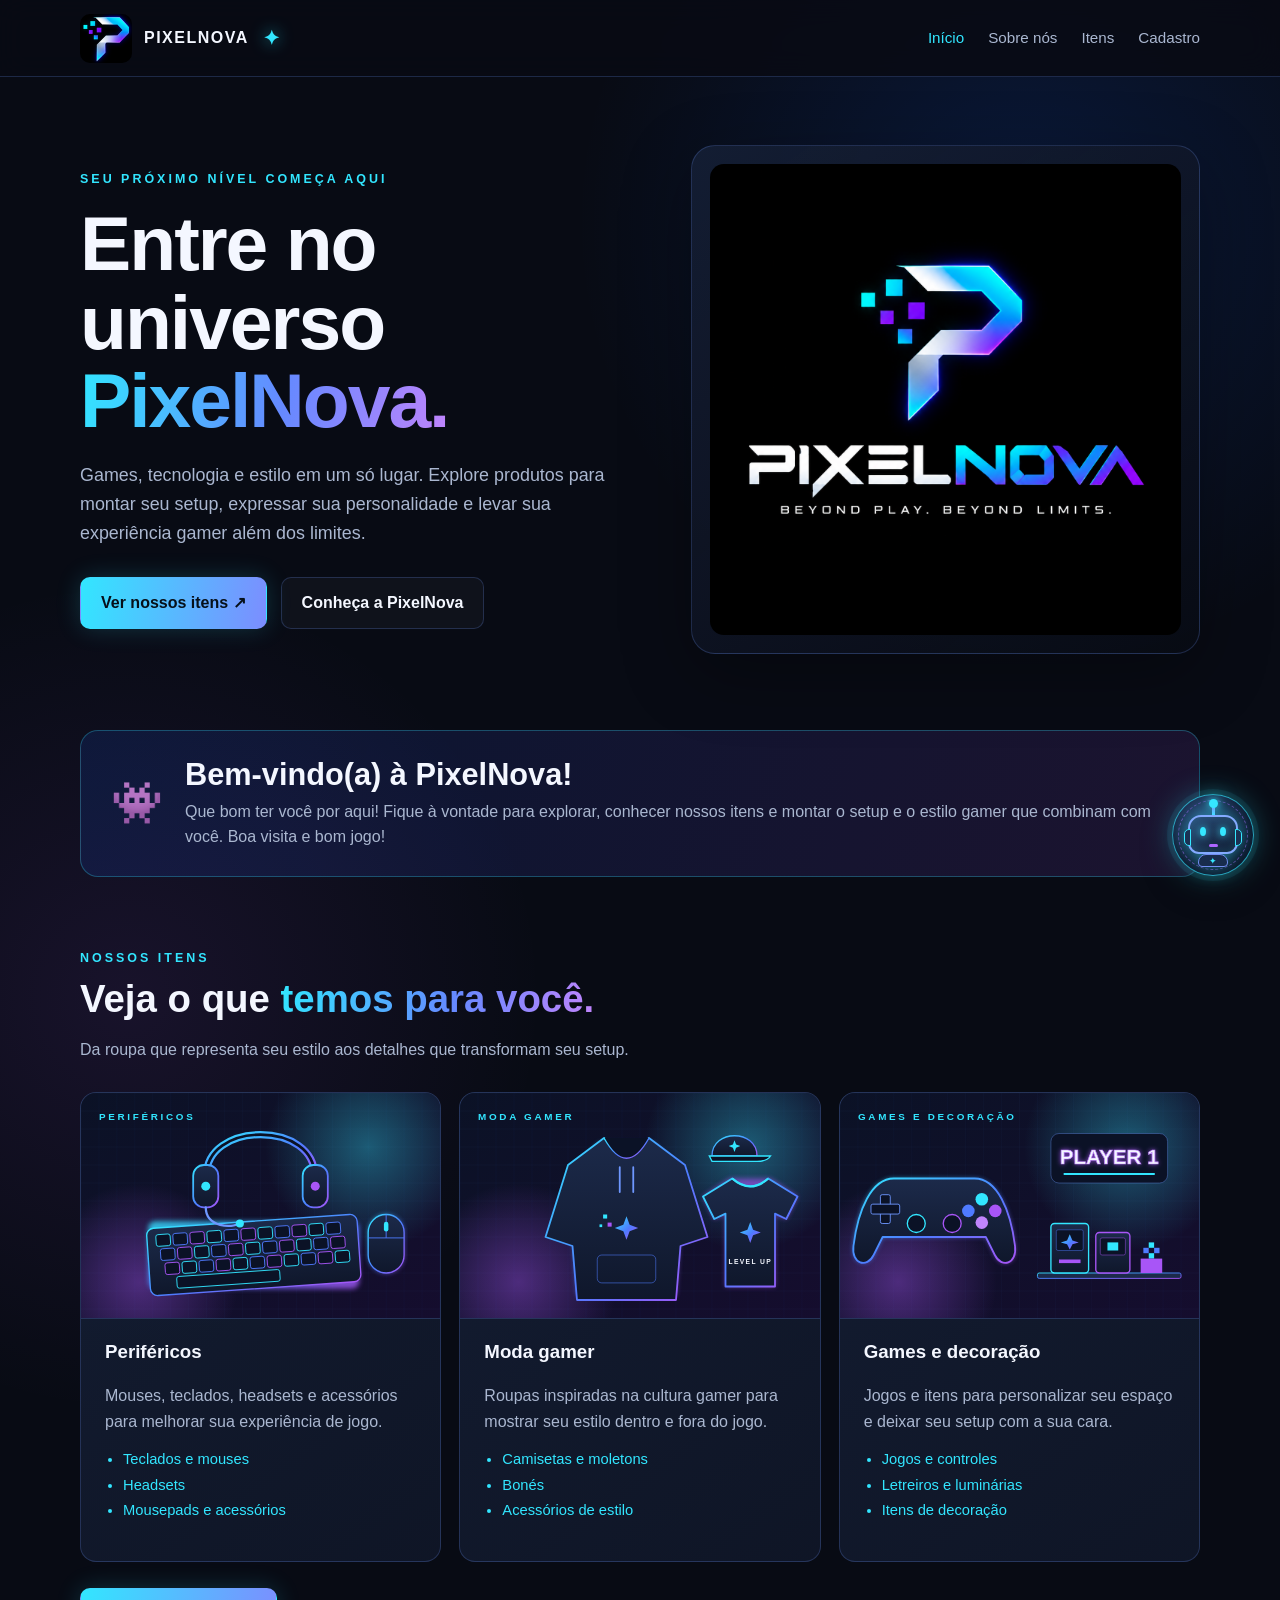
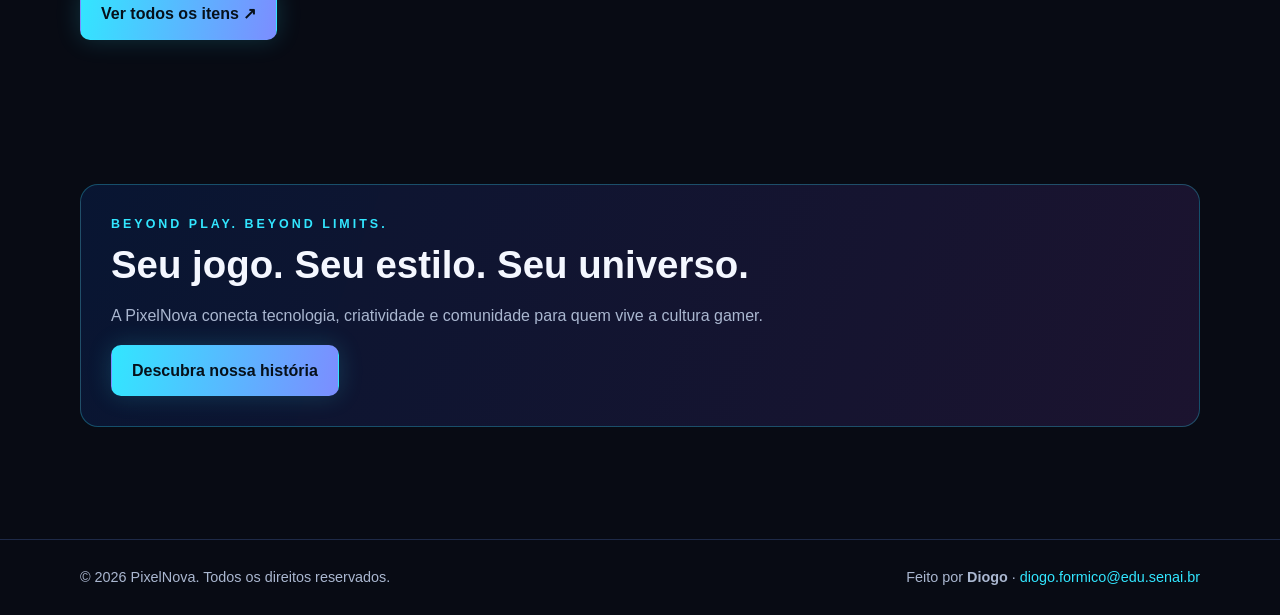
<file: index.html>
<!DOCTYPE html>
<html lang="pt-BR">
<head>
  <meta charset="UTF-8">
  <meta name="viewport" content="width=device-width, initial-scale=1.0">
  <meta name="description" content="PixelNova: roupas, acessórios, decoração, jogos e periféricos para quem vive o universo gamer.">
  <title>PixelNova | Beyond Play. Beyond Limits.</title>
  <link rel="stylesheet" href="style.css">
  <link rel="stylesheet" href="chat-launcher.css">
  <script src="chatWidget.js" defer></script>
</head>
<body>
  <header>
    <div class="container nav">
      <a class="brand" href="index.html" aria-label="PixelNova - página inicial"><img class="brand-logo" src="imagens/logo-header.png" alt="" width="52" height="49"><span class="brand-title">PIXELNOVA</span><span class="brand-mark" aria-hidden="true">✦</span></a>
      <nav aria-label="Navegação principal">
        <a href="index.html" aria-current="page">Início</a>
        <a href="sobre.html">Sobre nós</a>
        <a href="itens.html">Itens</a>
        <a href="cadastro.html">Cadastro</a>
      </nav>
    </div>
  </header>

  <main>
    <section class="container hero">
      <div>
        <div class="eyebrow">Seu próximo nível começa aqui</div>
        <h1>Entre no universo <span class="gradient-text">PixelNova.</span></h1>
        <p class="lead">Games, tecnologia e estilo em um só lugar. Explore produtos para montar seu setup, expressar sua personalidade e levar sua experiência gamer além dos limites.</p>
        <div class="actions">
          <a class="btn btn-primary" href="itens.html">Ver nossos itens ↗</a>
          <a class="btn btn-secondary" href="sobre.html">Conheça a PixelNova</a>
        </div>
      </div>
      <div class="logo-panel">
        <img src="imagens/logo.png" alt="Logo PixelNova em estilo futurista com neon azul, ciano e roxo">
      </div>
    </section>

    <section class="container welcome" aria-label="Mensagem de boas-vindas">
      <div class="welcome-icon">👾</div>
      <div>
        <h2>Bem-vindo(a) à PixelNova!</h2>
        <p>Que bom ter você por aqui! Fique à vontade para explorar, conhecer nossos itens e montar o setup e o estilo gamer que combinam com você. Boa visita e bom jogo!</p>
      </div>
    </section>

    <section class="section" id="itens">
      <div class="container">
        <div class="section-heading">
          <div class="eyebrow">Nossos itens</div>
          <h2>Veja o que <span class="gradient-text">temos para você.</span></h2>
          <p class="muted">Da roupa que representa seu estilo aos detalhes que transformam seu setup.</p>
        </div>
        <div class="cards">
          <article class="card item-card">
            <img src="imagens/perifericos.svg" alt="Headset, teclado e mouse gamer com luzes neon" loading="lazy">
            <h3>Periféricos</h3>
            <p>Mouses, teclados, headsets e acessórios para melhorar sua experiência de jogo.</p>
            <ul class="item-list"><li>Teclados e mouses</li><li>Headsets</li><li>Mousepads e acessórios</li></ul>
          </article>
          <article class="card item-card">
            <img src="imagens/moda-gamer.svg" alt="Moletom, camiseta e boné gamer com estampa neon" loading="lazy">
            <h3>Moda gamer</h3>
            <p>Roupas inspiradas na cultura gamer para mostrar seu estilo dentro e fora do jogo.</p>
            <ul class="item-list"><li>Camisetas e moletons</li><li>Bonés</li><li>Acessórios de estilo</li></ul>
          </article>
          <article class="card item-card">
            <img src="imagens/games-decoracao.svg" alt="Controle de videogame, cartuchos e letreiro neon de decoração" loading="lazy">
            <h3>Games e decoração</h3>
            <p>Jogos e itens para personalizar seu espaço e deixar seu setup com a sua cara.</p>
            <ul class="item-list"><li>Jogos e controles</li><li>Letreiros e luminárias</li><li>Itens de decoração</li></ul>
          </article>
        </div>
        <p style="margin-top:26px"><a class="btn btn-primary" href="itens.html">Ver todos os itens ↗</a></p>
      </div>
    </section>

    <section class="section">
      <div class="container callout">
        <div class="eyebrow">Beyond Play. Beyond Limits.</div>
        <h2>Seu jogo. Seu estilo. Seu universo.</h2>
        <p class="muted">A PixelNova conecta tecnologia, criatividade e comunidade para quem vive a cultura gamer.</p>
        <a class="btn btn-primary" href="sobre.html">Descubra nossa história</a>
      </div>
    </section>
  </main>

  <footer>
    <div class="container footer-inner"><span>© 2026 PixelNova. Todos os direitos reservados.</span><span>Feito por <strong>Diogo</strong> · <a href="mailto:diogo.formico@edu.senai.br">diogo.formico@edu.senai.br</a></span></div>
  </footer>
</body>
</html>
</file>
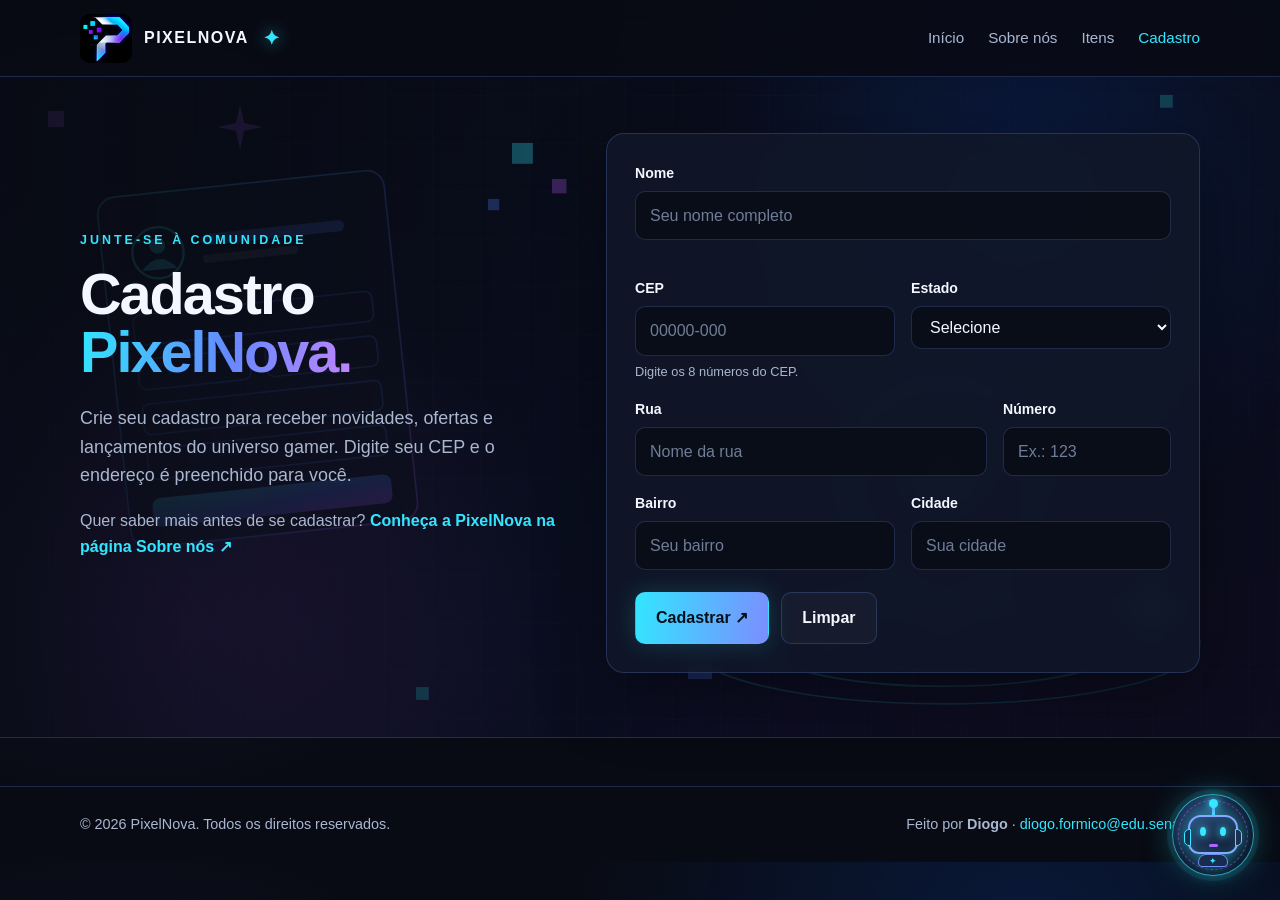
<file: cadastro.html>
<!DOCTYPE html>
<html lang="pt-BR">
<head>
  <meta charset="UTF-8">
  <meta name="viewport" content="width=device-width, initial-scale=1.0">
  <meta name="description" content="Cadastre-se na PixelNova. Informe o CEP e preenchemos seu endereço automaticamente.">
  <title>Cadastro | PixelNova</title>
  <link rel="stylesheet" href="style.css">
  <link rel="stylesheet" href="chat-launcher.css">
  <script src="chatWidget.js" defer></script>
</head>
<body>
  <header>
    <div class="container nav">
      <a class="brand" href="index.html" aria-label="PixelNova - página inicial"><img class="brand-logo" src="imagens/logo-header.png" alt="" width="52" height="49"><span class="brand-title">PIXELNOVA</span><span class="brand-mark" aria-hidden="true">✦</span></a>
      <nav aria-label="Navegação principal">
        <a href="index.html">Início</a>
        <a href="sobre.html">Sobre nós</a>
        <a href="itens.html">Itens</a>
        <a href="cadastro.html" aria-current="page">Cadastro</a>
      </nav>
    </div>
  </header>

  <main>
    <div class="cadastro-bg">
      <section class="container cadastro-wrap">
        <div>
          <div class="eyebrow">Junte-se à comunidade</div>
          <h1>Cadastro <span class="gradient-text">PixelNova.</span></h1>
          <p class="lead">Crie seu cadastro para receber novidades, ofertas e lançamentos do universo gamer. Digite seu CEP e o endereço é preenchido para você.</p>
          <p class="muted">Quer saber mais antes de se cadastrar? <a href="sobre.html" style="color: var(--cyan); font-weight: 700;">Conheça a PixelNova na página Sobre nós ↗</a></p>
        </div>

        <div class="form-card">
          <form id="form-cadastro" novalidate>
            <div class="form-grid">
              <div class="field">
                <label for="nome">Nome</label>
                <input id="nome" name="nome" type="text" autocomplete="name" placeholder="Seu nome completo" required>
                <span class="hint" id="hint-nome"></span>
              </div>

              <div class="field s3">
                <label for="cep">CEP</label>
                <input id="cep" name="cep" type="text" inputmode="numeric" autocomplete="postal-code" placeholder="00000-000" maxlength="9" required>
                <span class="hint" id="hint-cep" role="status" aria-live="polite">Digite os 8 números do CEP.</span>
              </div>

              <div class="field s3">
                <label for="estado">Estado</label>
                <select id="estado" name="estado" autocomplete="address-level1" required>
                  <option value="">Selecione</option>
                  <option value="AC">Acre (AC)</option><option value="AL">Alagoas (AL)</option><option value="AP">Amapá (AP)</option>
                  <option value="AM">Amazonas (AM)</option><option value="BA">Bahia (BA)</option><option value="CE">Ceará (CE)</option>
                  <option value="DF">Distrito Federal (DF)</option><option value="ES">Espírito Santo (ES)</option><option value="GO">Goiás (GO)</option>
                  <option value="MA">Maranhão (MA)</option><option value="MT">Mato Grosso (MT)</option><option value="MS">Mato Grosso do Sul (MS)</option>
                  <option value="MG">Minas Gerais (MG)</option><option value="PA">Pará (PA)</option><option value="PB">Paraíba (PB)</option>
                  <option value="PR">Paraná (PR)</option><option value="PE">Pernambuco (PE)</option><option value="PI">Piauí (PI)</option>
                  <option value="RJ">Rio de Janeiro (RJ)</option><option value="RN">Rio Grande do Norte (RN)</option><option value="RS">Rio Grande do Sul (RS)</option>
                  <option value="RO">Rondônia (RO)</option><option value="RR">Roraima (RR)</option><option value="SC">Santa Catarina (SC)</option>
                  <option value="SP">São Paulo (SP)</option><option value="SE">Sergipe (SE)</option><option value="TO">Tocantins (TO)</option>
                </select>
              </div>

              <div class="field s4">
                <label for="rua">Rua</label>
                <input id="rua" name="rua" type="text" autocomplete="address-line1" placeholder="Nome da rua" required>
              </div>

              <div class="field s2">
                <label for="numero">Número</label>
                <input id="numero" name="numero" type="text" inputmode="numeric" autocomplete="off" placeholder="Ex.: 123" required>
              </div>

              <div class="field s3">
                <label for="bairro">Bairro</label>
                <input id="bairro" name="bairro" type="text" autocomplete="address-level3" placeholder="Seu bairro" required>
              </div>

              <div class="field s3">
                <label for="cidade">Cidade</label>
                <input id="cidade" name="cidade" type="text" autocomplete="address-level2" placeholder="Sua cidade" required>
              </div>
            </div>

            <div class="form-actions">
              <button class="btn btn-primary" type="submit">Cadastrar ↗</button>
              <button class="btn btn-secondary" type="reset" id="btn-limpar">Limpar</button>
            </div>

            <div class="success" id="sucesso" role="status" hidden>
              <strong>Cadastro realizado com sucesso! 🎮</strong>
              <p id="sucesso-texto"></p>
            </div>
          </form>
        </div>
      </section>
    </div>
  </main>

  <footer>
    <div class="container footer-inner"><span>© 2026 PixelNova. Todos os direitos reservados.</span><span>Feito por <strong>Diogo</strong> · <a href="mailto:diogo.formico@edu.senai.br">diogo.formico@edu.senai.br</a></span></div>
  </footer>

  <script>
    (function () {
      var form = document.getElementById('form-cadastro');
      var cep = document.getElementById('cep');
      var hint = document.getElementById('hint-cep');
      var campos = {
        rua: document.getElementById('rua'),
        bairro: document.getElementById('bairro'),
        cidade: document.getElementById('cidade'),
        estado: document.getElementById('estado'),
        numero: document.getElementById('numero')
      };
      var ultimoCep = '';

      function setHint(msg, tipo) {
        hint.textContent = msg;
        hint.className = 'hint' + (tipo ? ' ' + tipo : '');
      }

      // Máscara 00000-000
      cep.addEventListener('input', function () {
        var d = cep.value.replace(/\D/g, '').slice(0, 8);
        cep.value = d.length > 5 ? d.slice(0, 5) + '-' + d.slice(5) : d;
        if (d.length < 8) { ultimoCep = ''; setHint('Digite os 8 números do CEP.'); }
        if (d.length === 8) buscarCep(d);
      });

      function preencher(dados) {
        campos.rua.value = dados.logradouro || '';
        campos.bairro.value = dados.bairro || '';
        campos.cidade.value = dados.localidade || '';
        campos.estado.value = dados.uf || '';
      }

      function buscarCep(d) {
        if (d === ultimoCep) return;
        ultimoCep = d;
        setHint('Buscando endereço…');
        [campos.rua, campos.bairro, campos.cidade].forEach(function (c) { c.classList.add('loading'); });

        // API de CEP (ViaCEP) — retorna JSON com logradouro, bairro, localidade e uf
        fetch('https://viacep.com.br/ws/' + d + '/json/')
          .then(function (r) { if (!r.ok) throw new Error('http'); return r.json(); })
          .then(function (dados) {
            if (dados.erro) {
              setHint('CEP não encontrado. Confira os números ou preencha o endereço manualmente.', 'error');
              return;
            }
            preencher(dados);
            setHint('Endereço encontrado! Agora informe o número.', 'ok');
            campos.numero.focus();
          })
          .catch(function () {
            ultimoCep = '';
            setHint('Não foi possível consultar o CEP agora. Preencha o endereço manualmente.', 'error');
          })
          .then(function () {
            [campos.rua, campos.bairro, campos.cidade].forEach(function (c) { c.classList.remove('loading'); });
          });
      }

      form.addEventListener('submit', function (e) {
        e.preventDefault();
        var nome = document.getElementById('nome');
        var hn = document.getElementById('hint-nome');
        hn.textContent = ''; hn.className = 'hint';

        if (!nome.value.trim()) {
          hn.textContent = 'Informe seu nome.'; hn.className = 'hint error'; nome.focus(); return;
        }
        if (cep.value.replace(/\D/g, '').length !== 8) {
          setHint('Informe um CEP válido com 8 números.', 'error'); cep.focus(); return;
        }
        var ordem = ['rua', 'numero', 'bairro', 'cidade', 'estado'];
        for (var i = 0; i < ordem.length; i++) {
          if (!campos[ordem[i]].value.trim()) { campos[ordem[i]].focus(); campos[ordem[i]].reportValidity(); return; }
        }

        var texto = nome.value.trim() + ', recebemos seu cadastro para ' + campos.rua.value.trim() + ', ' +
          campos.numero.value.trim() + ' – ' + campos.bairro.value.trim() + ', ' +
          campos.cidade.value.trim() + '/' + campos.estado.value + ' (CEP ' + cep.value + ').';
        form.reset();
        document.getElementById('sucesso-texto').textContent = texto;
        document.getElementById('sucesso').hidden = false;
      });

      form.addEventListener('reset', function () {
        ultimoCep = ''; setHint('Digite os 8 números do CEP.');
        document.getElementById('sucesso').hidden = true;
      });
    })();
  </script>
</body>
</html>
</file>
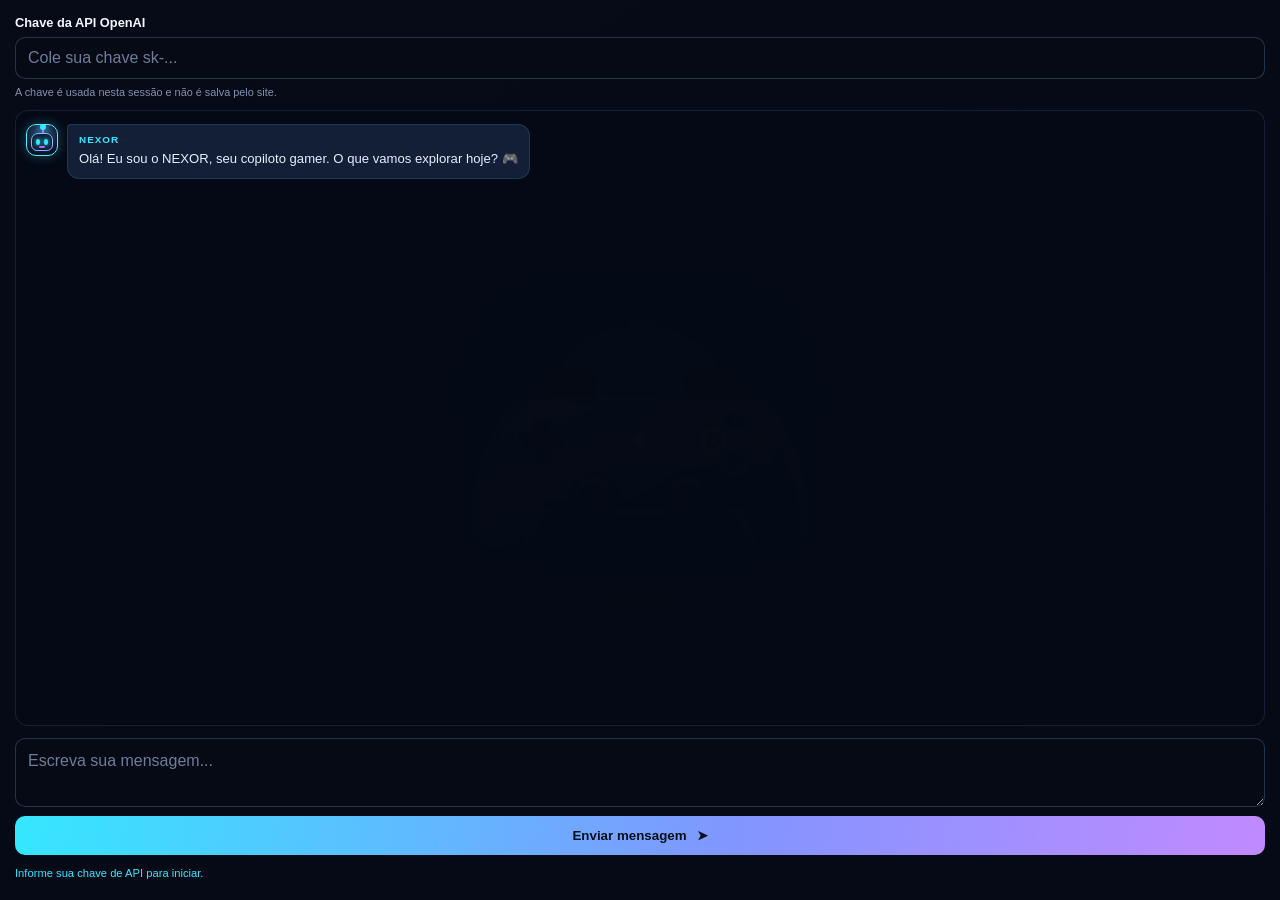
<file: chat-widget.html>
<!DOCTYPE html>
<html lang="pt-BR">
<head>
  <meta charset="UTF-8">
  <meta name="viewport" content="width=device-width, initial-scale=1.0">
  <title>Chat NEXOR</title>
  <link rel="stylesheet" href="chat-widget.css">
  <script src="scriptChatEmpresa.js" defer></script>
</head>
<body>
  <main class="widget-chat-content">
    <div class="api-field">
      <label for="api-key">Chave da API OpenAI</label>
      <input id="api-key" type="password" placeholder="Cole sua chave sk-..." autocomplete="off" spellcheck="false">
      <small>A chave é usada nesta sessão e não é salva pelo site.</small>
    </div>
    <div id="chat-messages" class="chat-messages" aria-live="polite" aria-label="Mensagens da conversa">
      <div class="message bot-message"><div class="message-avatar nexor-avatar" role="img" aria-label="Avatar de robô futurista gamer"><span class="nexor-avatar-antenna"></span><span class="nexor-avatar-face"><i></i><i></i><b></b></span></div><div class="message-content"><span class="sender">NEXOR</span><p>Olá! Eu sou o NEXOR, seu copiloto gamer. O que vamos explorar hoje? 🎮</p></div></div>
    </div>
    <form id="chat-form" class="message-form">
      <label class="sr-only" for="user-message">Digite sua mensagem</label>
      <textarea id="user-message" rows="2" placeholder="Escreva sua mensagem..." required></textarea>
      <button id="send-button" type="submit"><span>Enviar mensagem</span><span aria-hidden="true">➤</span></button>
    </form>
    <p id="status-message" class="status-message" role="status">Informe sua chave de API para iniciar.</p>
  </main>
</body>
</html>
</file>
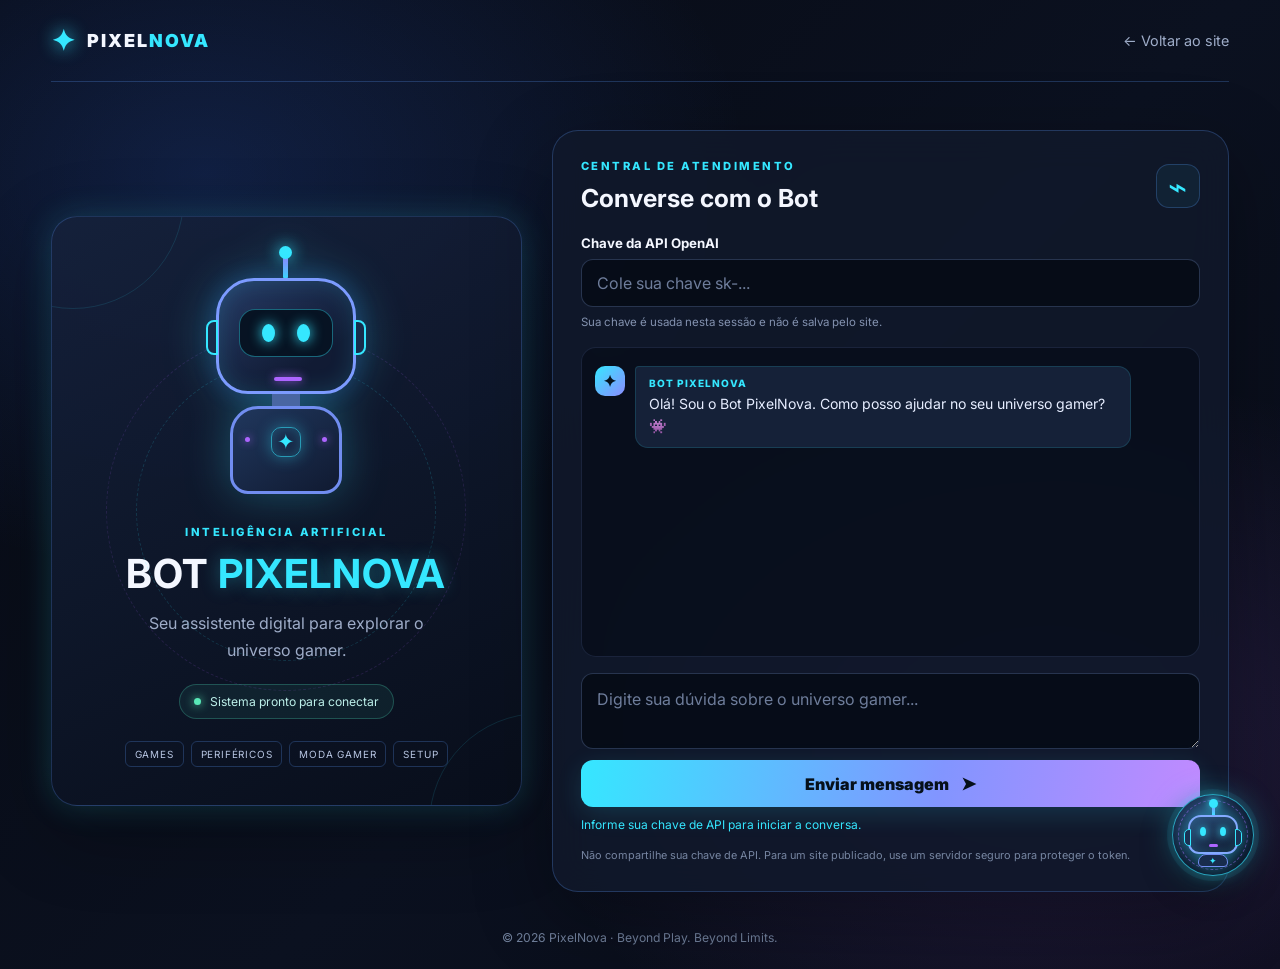
<file: htmlChatEmpresa.html>
<!DOCTYPE html>
<html lang="pt-BR">
<head>
  <meta charset="UTF-8">
  <meta name="viewport" content="width=device-width, initial-scale=1.0">
  <meta name="description" content="Assistente virtual da PixelNova. Tire dúvidas sobre games, periféricos, moda gamer e decoração.">
  <title>Bot PixelNova | Assistente Virtual</title>
  <link rel="stylesheet" href="styleChatBotEmpresa.css">
  <script src="scriptChatEmpresa.js" defer></script>
  <link rel="stylesheet" href="chat-launcher.css">
  <script src="chatWidget.js" defer></script>
</head>
<body>
  <main class="page-shell">
    <header class="topbar">
      <a class="brand" href="index.html" aria-label="Voltar para a PixelNova">
        <span class="brand-symbol">✦</span>
        <span>PIXEL<span>NOVA</span></span>
      </a>
      <a class="back-link" href="index.html">← Voltar ao site</a>
    </header>

    <section class="chat-layout" aria-label="Chatbot da PixelNova">
      <aside class="bot-profile">
        <div class="profile-orbit orbit-one"></div>
        <div class="profile-orbit orbit-two"></div>

        <div class="robot" role="img" aria-label="Avatar de robô futurista">
          <div class="antenna"></div>
          <div class="robot-head">
            <div class="ear ear-left"></div>
            <div class="ear ear-right"></div>
            <div class="robot-face">
              <span class="robot-eye"></span>
              <span class="robot-eye"></span>
            </div>
            <div class="robot-mouth"></div>
          </div>
          <div class="robot-neck"></div>
          <div class="robot-body">
            <div class="robot-core">✦</div>
            <span class="body-light light-left"></span>
            <span class="body-light light-right"></span>
          </div>
        </div>

        <p class="eyebrow">INTELIGÊNCIA ARTIFICIAL</p>
        <h1>BOT <span>PIXELNOVA</span></h1>
        <p class="profile-description">
          Seu assistente digital para explorar o universo gamer.
        </p>
        <div class="status-pill"><span class="status-dot"></span> Sistema pronto para conectar</div>
        <div class="profile-tags">
          <span>GAMES</span><span>PERIFÉRICOS</span><span>MODA GAMER</span><span>SETUP</span>
        </div>
      </aside>

      <section class="chat-card">
        <div class="chat-heading">
          <div>
            <p class="eyebrow">CENTRAL DE ATENDIMENTO</p>
            <h2>Converse com o Bot</h2>
          </div>
          <div class="connection-icon" aria-hidden="true">⌁</div>
        </div>

        <div class="api-field">
          <label for="api-key">Chave da API OpenAI</label>
          <input id="api-key" type="password" placeholder="Cole sua chave sk-..." autocomplete="off" spellcheck="false">
          <small>Sua chave é usada nesta sessão e não é salva pelo site.</small>
        </div>

        <div id="chat-messages" class="chat-messages" aria-live="polite" aria-label="Mensagens da conversa">
          <div class="message bot-message">
            <div class="message-avatar">✦</div>
            <div class="message-content">
              <span class="sender">BOT PIXELNOVA</span>
              <p>Olá! Sou o Bot PixelNova. Como posso ajudar no seu universo gamer? 👾</p>
            </div>
          </div>
        </div>

        <form id="chat-form" class="message-form">
          <label class="sr-only" for="user-message">Digite sua mensagem</label>
          <textarea id="user-message" rows="2" placeholder="Digite sua dúvida sobre o universo gamer..." required></textarea>
          <button id="send-button" type="submit">
            <span>Enviar mensagem</span><span class="send-icon">➤</span>
          </button>
        </form>
        <p id="status-message" class="status-message" role="status">Informe sua chave de API para iniciar a conversa.</p>
        <p class="security-note">Não compartilhe sua chave de API. Para um site publicado, use um servidor seguro para proteger o token.</p>
      </section>
    </section>

    <footer>© 2026 PixelNova · Beyond Play. Beyond Limits.</footer>
  </main>
</body>
</html>
</file>
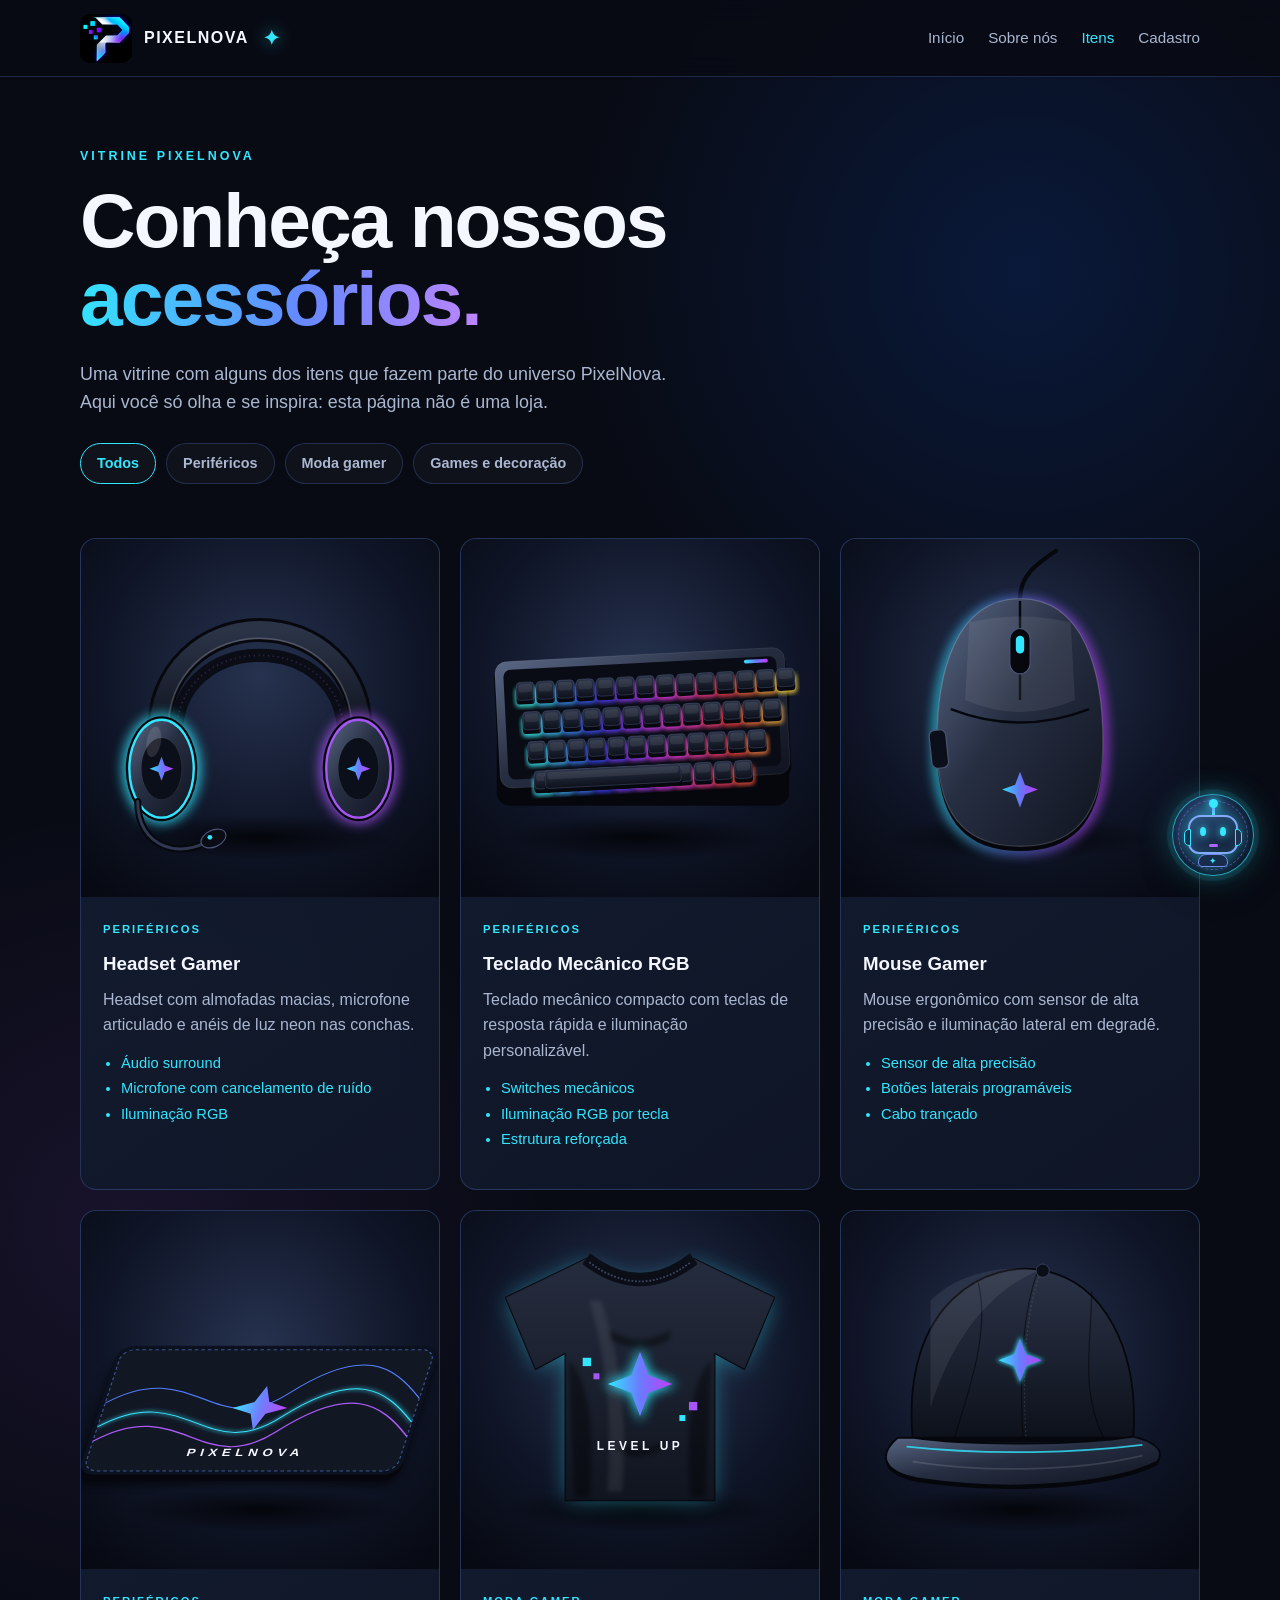
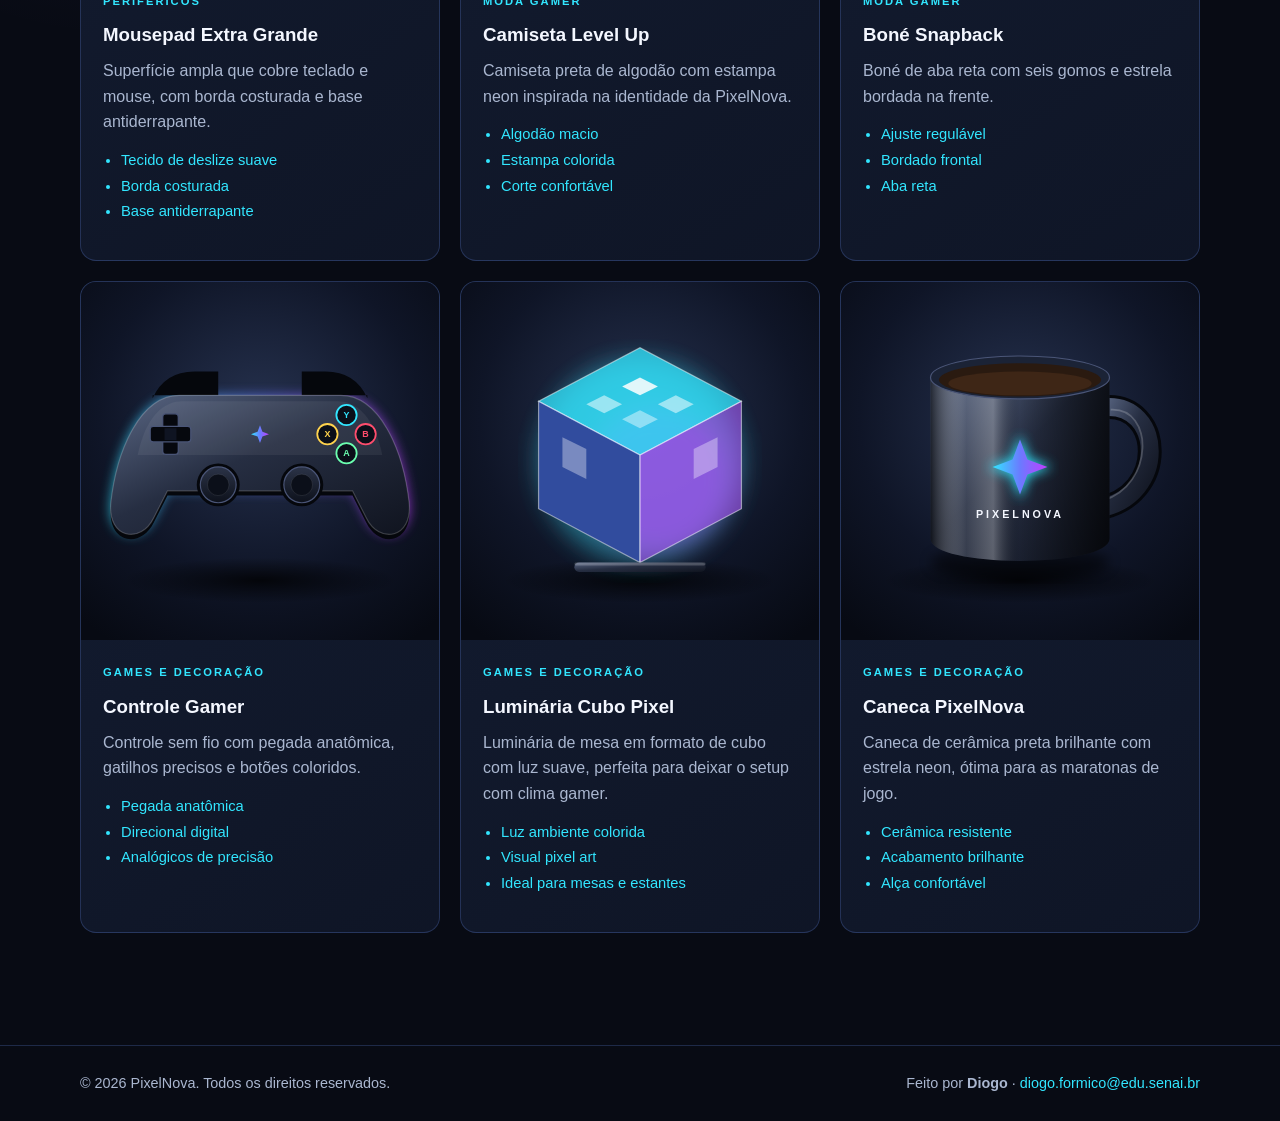
<file: itens.html>
<!DOCTYPE html>
<html lang="pt-BR">
<head>
  <meta charset="UTF-8">
  <meta name="viewport" content="width=device-width, initial-scale=1.0">
  <meta name="description" content="Vitrine de acessórios da PixelNova: periféricos, moda gamer, games e decoração.">
  <title>Itens | PixelNova</title>
  <link rel="stylesheet" href="style.css">
  <link rel="stylesheet" href="chat-launcher.css">
  <script src="chatWidget.js" defer></script>
</head>
<body>
  <header>
    <div class="container nav">
      <a class="brand" href="index.html" aria-label="PixelNova - página inicial"><img class="brand-logo" src="imagens/logo-header.png" alt="" width="52" height="49"><span class="brand-title">PIXELNOVA</span><span class="brand-mark" aria-hidden="true">✦</span></a>
      <nav aria-label="Navegação principal">
        <a href="index.html">Início</a>
        <a href="sobre.html">Sobre nós</a>
        <a href="itens.html" aria-current="page">Itens</a>
        <a href="cadastro.html">Cadastro</a>
      </nav>
    </div>
  </header>

  <main>
    <section class="container page-hero">
      <div class="eyebrow">Vitrine PixelNova</div>
      <h1>Conheça nossos <span class="gradient-text">acessórios.</span></h1>
      <p class="lead">Uma vitrine com alguns dos itens que fazem parte do universo PixelNova. Aqui você só olha e se inspira: esta página não é uma loja.</p>
      <div class="filters" role="group" aria-label="Filtrar por categoria">
        <button class="chip active" data-filter="all">Todos</button>
        <button class="chip" data-filter="Periféricos">Periféricos</button>
        <button class="chip" data-filter="Moda gamer">Moda gamer</button>
        <button class="chip" data-filter="Games e decoração">Games e decoração</button>
      </div>
    </section>

    <section class="section" style="padding-top:20px">
      <div class="container products">
          <article class="product" data-cat="Periféricos">
            <div class="product-img"><img src="imagens/itens/headset.svg" alt="Headset Gamer" loading="lazy"></div>
            <div class="product-body">
              <span class="tag">Periféricos</span>
              <h3>Headset Gamer</h3>
              <p>Headset com almofadas macias, microfone articulado e anéis de luz neon nas conchas.</p>
              <ul class="item-list"><li>Áudio surround</li><li>Microfone com cancelamento de ruído</li><li>Iluminação RGB</li></ul>
            </div>
          </article>
          <article class="product" data-cat="Periféricos">
            <div class="product-img"><img src="imagens/itens/teclado.svg" alt="Teclado Mecânico RGB" loading="lazy"></div>
            <div class="product-body">
              <span class="tag">Periféricos</span>
              <h3>Teclado Mecânico RGB</h3>
              <p>Teclado mecânico compacto com teclas de resposta rápida e iluminação personalizável.</p>
              <ul class="item-list"><li>Switches mecânicos</li><li>Iluminação RGB por tecla</li><li>Estrutura reforçada</li></ul>
            </div>
          </article>
          <article class="product" data-cat="Periféricos">
            <div class="product-img"><img src="imagens/itens/mouse.svg" alt="Mouse Gamer" loading="lazy"></div>
            <div class="product-body">
              <span class="tag">Periféricos</span>
              <h3>Mouse Gamer</h3>
              <p>Mouse ergonômico com sensor de alta precisão e iluminação lateral em degradê.</p>
              <ul class="item-list"><li>Sensor de alta precisão</li><li>Botões laterais programáveis</li><li>Cabo trançado</li></ul>
            </div>
          </article>
          <article class="product" data-cat="Periféricos">
            <div class="product-img"><img src="imagens/itens/mousepad.svg" alt="Mousepad Extra Grande" loading="lazy"></div>
            <div class="product-body">
              <span class="tag">Periféricos</span>
              <h3>Mousepad Extra Grande</h3>
              <p>Superfície ampla que cobre teclado e mouse, com borda costurada e base antiderrapante.</p>
              <ul class="item-list"><li>Tecido de deslize suave</li><li>Borda costurada</li><li>Base antiderrapante</li></ul>
            </div>
          </article>
          <article class="product" data-cat="Moda gamer">
            <div class="product-img"><img src="imagens/itens/camiseta.svg" alt="Camiseta Level Up" loading="lazy"></div>
            <div class="product-body">
              <span class="tag">Moda gamer</span>
              <h3>Camiseta Level Up</h3>
              <p>Camiseta preta de algodão com estampa neon inspirada na identidade da PixelNova.</p>
              <ul class="item-list"><li>Algodão macio</li><li>Estampa colorida</li><li>Corte confortável</li></ul>
            </div>
          </article>
          <article class="product" data-cat="Moda gamer">
            <div class="product-img"><img src="imagens/itens/bone.svg" alt="Boné Snapback" loading="lazy"></div>
            <div class="product-body">
              <span class="tag">Moda gamer</span>
              <h3>Boné Snapback</h3>
              <p>Boné de aba reta com seis gomos e estrela bordada na frente.</p>
              <ul class="item-list"><li>Ajuste regulável</li><li>Bordado frontal</li><li>Aba reta</li></ul>
            </div>
          </article>
          <article class="product" data-cat="Games e decoração">
            <div class="product-img"><img src="imagens/itens/controle.svg" alt="Controle Gamer" loading="lazy"></div>
            <div class="product-body">
              <span class="tag">Games e decoração</span>
              <h3>Controle Gamer</h3>
              <p>Controle sem fio com pegada anatômica, gatilhos precisos e botões coloridos.</p>
              <ul class="item-list"><li>Pegada anatômica</li><li>Direcional digital</li><li>Analógicos de precisão</li></ul>
            </div>
          </article>
          <article class="product" data-cat="Games e decoração">
            <div class="product-img"><img src="imagens/itens/luminaria.svg" alt="Luminária Cubo Pixel" loading="lazy"></div>
            <div class="product-body">
              <span class="tag">Games e decoração</span>
              <h3>Luminária Cubo Pixel</h3>
              <p>Luminária de mesa em formato de cubo com luz suave, perfeita para deixar o setup com clima gamer.</p>
              <ul class="item-list"><li>Luz ambiente colorida</li><li>Visual pixel art</li><li>Ideal para mesas e estantes</li></ul>
            </div>
          </article>
          <article class="product" data-cat="Games e decoração">
            <div class="product-img"><img src="imagens/itens/caneca.svg" alt="Caneca PixelNova" loading="lazy"></div>
            <div class="product-body">
              <span class="tag">Games e decoração</span>
              <h3>Caneca PixelNova</h3>
              <p>Caneca de cerâmica preta brilhante com estrela neon, ótima para as maratonas de jogo.</p>
              <ul class="item-list"><li>Cerâmica resistente</li><li>Acabamento brilhante</li><li>Alça confortável</li></ul>
            </div>
          </article>
      </div>
    </section>
  </main>

  <footer>
    <div class="container footer-inner"><span>© 2026 PixelNova. Todos os direitos reservados.</span><span>Feito por <strong>Diogo</strong> · <a href="mailto:diogo.formico@edu.senai.br">diogo.formico@edu.senai.br</a></span></div>
  </footer>
  <script>
    document.querySelectorAll('.chip').forEach(function (b) {
      b.addEventListener('click', function () {
        document.querySelectorAll('.chip').forEach(function (x) { x.classList.remove('active'); });
        b.classList.add('active');
        var f = b.dataset.filter;
        document.querySelectorAll('.product').forEach(function (p) {
          p.hidden = !(f === 'all' || p.dataset.cat === f);
        });
      });
    });
  </script>
</body>
</html>
</file>
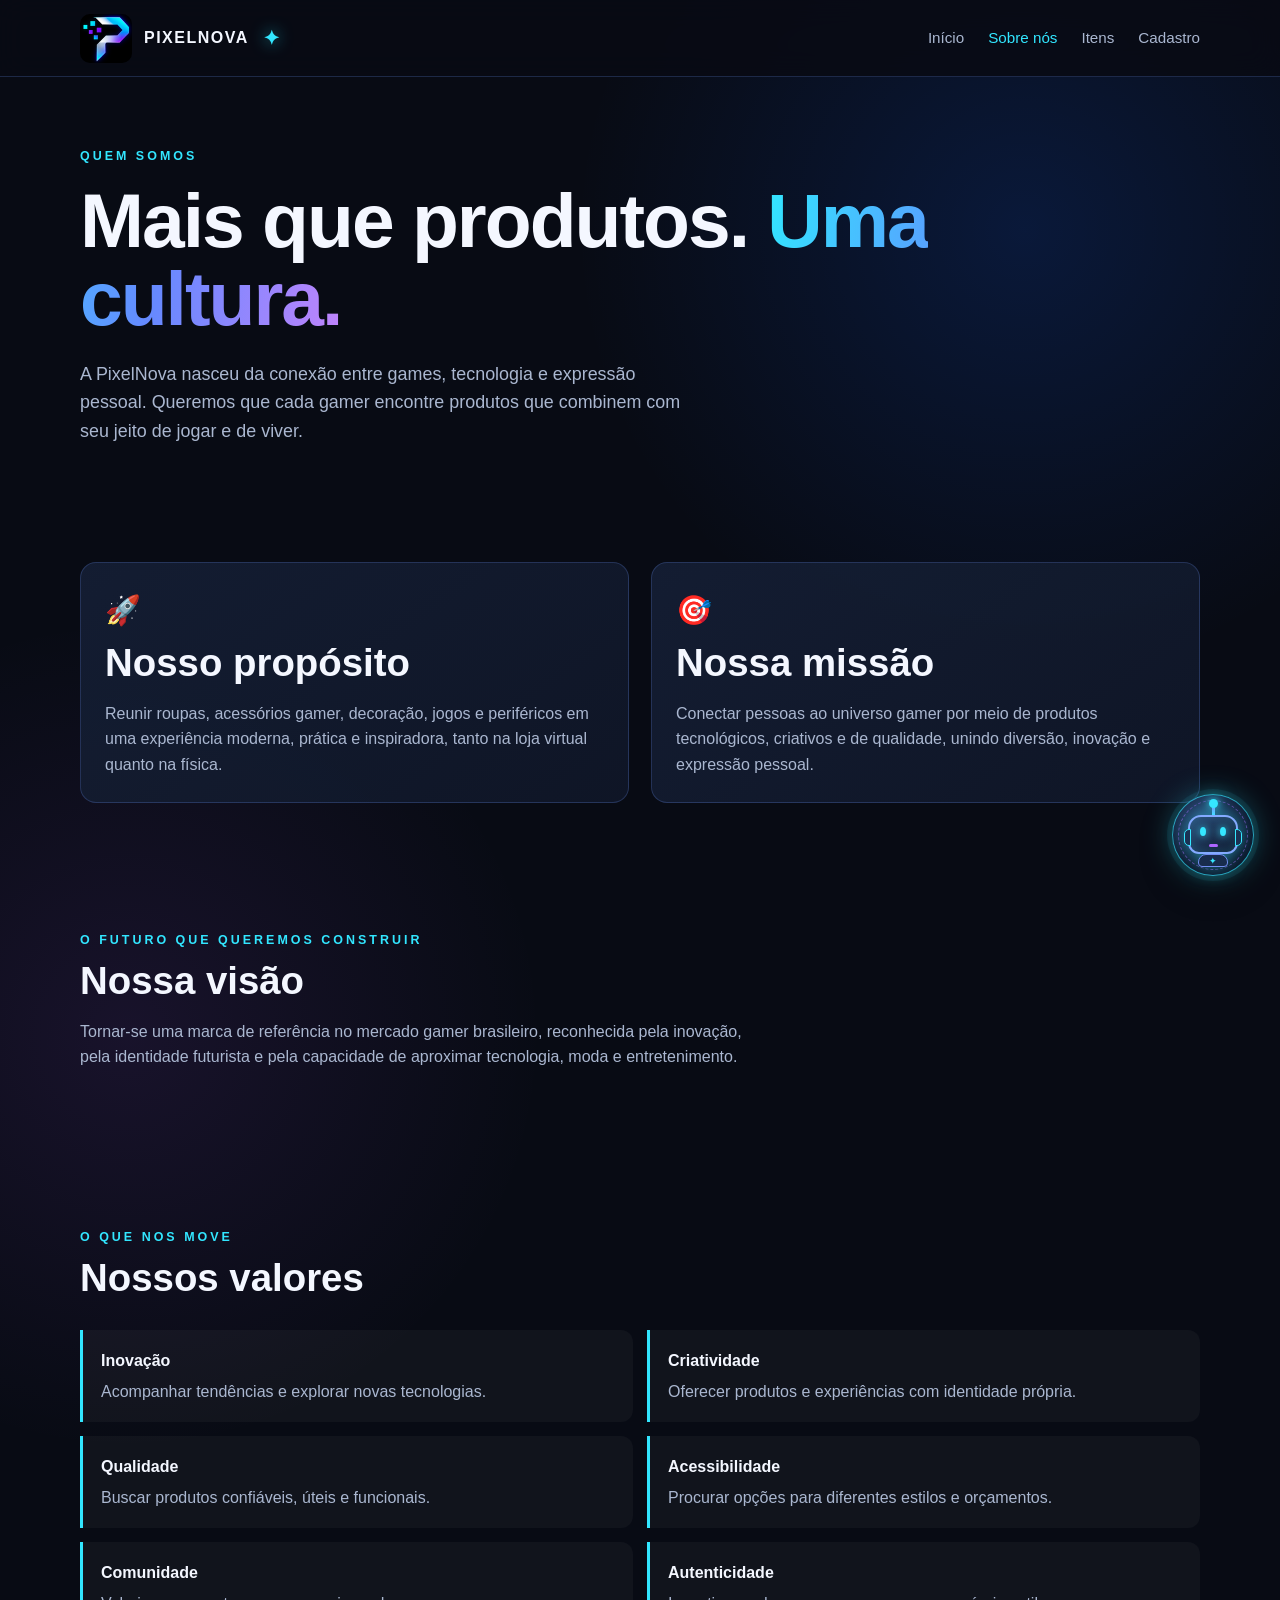
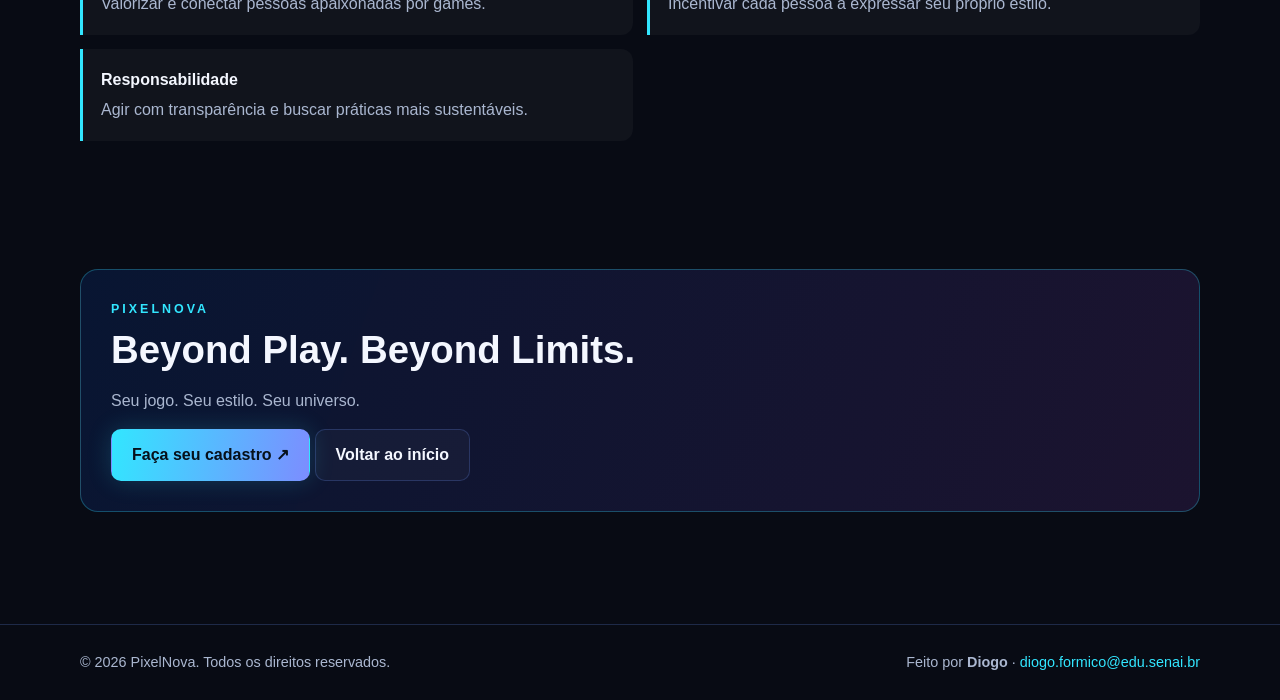
<file: sobre.html>
<!DOCTYPE html>
<html lang="pt-BR">
<head>
  <meta charset="UTF-8">
  <meta name="viewport" content="width=device-width, initial-scale=1.0">
  <meta name="description" content="Conheça a missão, a visão e os valores da PixelNova, uma marca criada para o universo gamer.">
  <title>Sobre nós | PixelNova</title>
  <link rel="stylesheet" href="style.css">
  <link rel="stylesheet" href="chat-launcher.css">
  <script src="chatWidget.js" defer></script>
</head>
<body>
  <header>
    <div class="container nav">
      <a class="brand" href="index.html" aria-label="PixelNova - página inicial"><img class="brand-logo" src="imagens/logo-header.png" alt="" width="52" height="49"><span class="brand-title">PIXELNOVA</span><span class="brand-mark" aria-hidden="true">✦</span></a>
      <nav aria-label="Navegação principal">
        <a href="index.html">Início</a>
        <a href="sobre.html" aria-current="page">Sobre nós</a>
        <a href="itens.html">Itens</a>
        <a href="cadastro.html">Cadastro</a>
      </nav>
    </div>
  </header>

  <main>
    <section class="container page-hero">
      <div class="eyebrow">Quem somos</div>
      <h1>Mais que produtos. <span class="gradient-text">Uma cultura.</span></h1>
      <p class="lead">A PixelNova nasceu da conexão entre games, tecnologia e expressão pessoal. Queremos que cada gamer encontre produtos que combinem com seu jeito de jogar e de viver.</p>
    </section>

    <section class="section">
      <div class="container two-col">
        <article class="card">
          <div class="icon">🚀</div>
          <h2>Nosso propósito</h2>
          <p class="muted">Reunir roupas, acessórios gamer, decoração, jogos e periféricos em uma experiência moderna, prática e inspiradora, tanto na loja virtual quanto na física.</p>
        </article>
        <article class="card">
          <div class="icon">🎯</div>
          <h2>Nossa missão</h2>
          <p class="muted">Conectar pessoas ao universo gamer por meio de produtos tecnológicos, criativos e de qualidade, unindo diversão, inovação e expressão pessoal.</p>
        </article>
      </div>
    </section>

    <section class="section">
      <div class="container">
        <div class="section-heading">
          <div class="eyebrow">O futuro que queremos construir</div>
          <h2>Nossa visão</h2>
          <p class="muted">Tornar-se uma marca de referência no mercado gamer brasileiro, reconhecida pela inovação, pela identidade futurista e pela capacidade de aproximar tecnologia, moda e entretenimento.</p>
        </div>
      </div>
    </section>

    <section class="section">
      <div class="container">
        <div class="section-heading">
          <div class="eyebrow">O que nos move</div>
          <h2>Nossos valores</h2>
        </div>
        <div class="value-list">
          <div class="value"><strong>Inovação</strong><span class="muted">Acompanhar tendências e explorar novas tecnologias.</span></div>
          <div class="value"><strong>Criatividade</strong><span class="muted">Oferecer produtos e experiências com identidade própria.</span></div>
          <div class="value"><strong>Qualidade</strong><span class="muted">Buscar produtos confiáveis, úteis e funcionais.</span></div>
          <div class="value"><strong>Acessibilidade</strong><span class="muted">Procurar opções para diferentes estilos e orçamentos.</span></div>
          <div class="value"><strong>Comunidade</strong><span class="muted">Valorizar e conectar pessoas apaixonadas por games.</span></div>
          <div class="value"><strong>Autenticidade</strong><span class="muted">Incentivar cada pessoa a expressar seu próprio estilo.</span></div>
          <div class="value"><strong>Responsabilidade</strong><span class="muted">Agir com transparência e buscar práticas mais sustentáveis.</span></div>
        </div>
      </div>
    </section>

    <section class="section">
      <div class="container callout">
        <div class="eyebrow">PixelNova</div>
        <h2>Beyond Play. Beyond Limits.</h2>
        <p class="muted">Seu jogo. Seu estilo. Seu universo.</p>
        <a class="btn btn-primary" href="cadastro.html">Faça seu cadastro ↗</a> <a class="btn btn-secondary" href="index.html">Voltar ao início</a>
      </div>
      
  </main>

  <footer>
    <div class="container footer-inner"><span>© 2026 PixelNova. Todos os direitos reservados.</span><span>Feito por <strong>Diogo</strong> · <a href="mailto:diogo.formico@edu.senai.br">diogo.formico@edu.senai.br</a></span></div>
  </footer>
</body>
</html>
</file>
<file: style.css>
:root {
  --bg: #080b14;
  --surface: #101728;
  --surface-2: #151f35;
  --text: #f4f7ff;
  --muted: #aab7d0;
  --cyan: #32e6ff;
  --blue: #1261ff;
  --purple: #a855f7;
  --border: rgba(110, 151, 255, .22);
}
.logo-panel img {
    width: 100px;
    max-width: 100%;
    height: auto;
    display: block;
    margin: 0 auto;
}
* { box-sizing: border-box; }
html { scroll-behavior: smooth; }
body {
  margin: 0;
  font-family: Inter, "Segoe UI", Arial, sans-serif;
  color: var(--text);
  background:
    radial-gradient(circle at 80% 10%, rgba(18,97,255,.16), transparent 28rem),
    radial-gradient(circle at 10% 45%, rgba(168,85,247,.10), transparent 26rem),
    var(--bg);
  line-height: 1.6;
}
a { color: inherit; text-decoration: none; }
.container { width: min(1120px, 92%); margin: 0 auto; }
header {
  position: sticky; top: 0; z-index: 10;
  background: rgba(8,11,20,.88);
  border-bottom: 1px solid var(--border);
  backdrop-filter: blur(14px);
}
.nav { min-height: 76px; display: flex; align-items: center; justify-content: space-between; gap: 24px; }
.brand { display: flex; align-items: center; gap: 10px; font-weight: 900; letter-spacing: 1.5px; }
.brand-mark { color: var(--cyan); font-size: 1.25rem; text-shadow: 0 0 16px rgba(50,230,255,.7); }
nav { display: flex; gap: 24px; flex-wrap: wrap; }
nav a { color: var(--muted); font-size: .95rem; transition: color .2s; }
nav a:hover, nav a[aria-current="page"] { color: var(--cyan); }
.hero { padding: 68px 0 76px; display: grid; grid-template-columns: 1.05fr .95fr; align-items: center; gap: 48px; min-height: 560px; }
.eyebrow { color: var(--cyan); text-transform: uppercase; letter-spacing: 3px; font-size: .78rem; font-weight: 800; }
h1 { font-size: clamp(2.6rem, 6vw, 5rem); line-height: 1.02; margin: 14px 0 22px; letter-spacing: -2px; }
.gradient-text { background: linear-gradient(100deg, var(--cyan), #6589ff 55%, #c084fc); -webkit-background-clip: text; background-clip: text; color: transparent; }
.lead { color: var(--muted); font-size: 1.12rem; max-width: 620px; }
.actions { display: flex; flex-wrap: wrap; gap: 14px; margin-top: 30px; }
.btn { display: inline-flex; align-items: center; justify-content: center; padding: 12px 20px; border-radius: 10px; font-weight: 800; border: 1px solid transparent; transition: transform .2s, box-shadow .2s; }
.btn:hover { transform: translateY(-2px); }
.btn-primary { color: #06101a; background: linear-gradient(100deg, var(--cyan), #7c8dff); box-shadow: 0 0 24px rgba(50,230,255,.18); }
.btn-secondary { border-color: var(--border); background: rgba(255,255,255,.03); }
.logo-panel { border: 1px solid var(--border); background: linear-gradient(145deg, rgba(21,31,53,.9), rgba(8,11,20,.8)); border-radius: 24px; padding: 18px; box-shadow: 0 20px 70px rgba(0,0,0,.3); }
.logo-panel img { display: block; width: 100%; border-radius: 14px; }
.section { padding: 64px 0; }
.section-heading { max-width: 680px; margin-bottom: 30px; }
h2 { font-size: clamp(1.8rem, 3vw, 2.7rem); line-height: 1.15; margin: 8px 0 12px; }
.muted { color: var(--muted); }
.cards { display: grid; grid-template-columns: repeat(3, 1fr); gap: 18px; }
.card { padding: 24px; background: linear-gradient(145deg, rgba(21,31,53,.92), rgba(16,23,40,.92)); border: 1px solid var(--border); border-radius: 16px; }
.card .icon { font-size: 1.8rem; }
.card h3 { margin: 12px 0 8px; }
.card p { color: var(--muted); margin-bottom: 0; }
.callout { padding: 30px; border-radius: 18px; border: 1px solid rgba(50,230,255,.28); background: linear-gradient(110deg, rgba(18,97,255,.13), rgba(168,85,247,.12)); }
.page-hero { padding: 70px 0 34px; }
.page-hero h1 { max-width: 850px; }
.two-col { display: grid; grid-template-columns: 1fr 1fr; gap: 22px; }
.value-list { display: grid; grid-template-columns: 1fr 1fr; gap: 14px; }
.value { padding: 18px; border-left: 3px solid var(--cyan); background: rgba(255,255,255,.035); border-radius: 0 12px 12px 0; }
.value strong { display: block; margin-bottom: 5px; }
footer { margin-top: 48px; border-top: 1px solid var(--border); padding: 26px 0; color: var(--muted); font-size: .9rem; }
.footer-inner { display: flex; justify-content: space-between; gap: 16px; flex-wrap: wrap; }
@media (max-width: 760px) {
  .nav { padding: 14px 0; align-items: flex-start; flex-direction: column; gap: 10px; }
  nav { gap: 16px; }
  .hero { grid-template-columns: 1fr; padding-top: 46px; gap: 28px; }
  .cards, .two-col, .value-list { grid-template-columns: 1fr; }
  h1 { letter-spacing: -1px; }
}

.welcome { display: flex; align-items: center; gap: 22px; padding: 26px 30px; margin-bottom: 8px; border-radius: 18px; border: 1px solid rgba(50,230,255,.28); background: linear-gradient(110deg, rgba(18,97,255,.13), rgba(168,85,247,.12)); }
.welcome h2 { margin: 0 0 6px; font-size: clamp(1.4rem, 2.4vw, 2rem); }
.welcome p { margin: 0; color: var(--muted); }
.welcome-icon { font-size: 2.6rem; }
.item-card { padding: 0 0 24px; overflow: hidden; }
.item-card img { display: block; width: 100%; height: auto; border-bottom: 1px solid var(--border); }
.item-card h3, .item-card p, .item-card .item-list { margin-left: 24px; margin-right: 24px; }
.item-card h3 { margin-top: 18px; }
.item-list { margin-top: 14px; padding-left: 18px; color: var(--cyan); font-size: .92rem; }
.item-list li { margin: 2px 0; }
footer a { color: var(--cyan); }
footer a:hover { text-decoration: underline; }
@media (max-width: 760px) { .welcome { flex-direction: column; align-items: flex-start; } }

.filters { display: flex; flex-wrap: wrap; gap: 10px; margin-top: 26px; }
.chip { font: inherit; font-weight: 700; font-size: .9rem; color: var(--muted); background: rgba(255,255,255,.03); border: 1px solid var(--border); border-radius: 999px; padding: 8px 16px; cursor: pointer; transition: color .2s, border-color .2s; }
.chip:hover, .chip.active { color: var(--cyan); border-color: var(--cyan); }
.products { display: grid; grid-template-columns: repeat(3, 1fr); gap: 20px; }
.product { border: 1px solid var(--border); border-radius: 16px; overflow: hidden; background: linear-gradient(145deg, rgba(21,31,53,.92), rgba(16,23,40,.92)); }
.product[hidden] { display: none; }
.product-img img { display: block; width: 100%; height: auto; }
.product-body { padding: 18px 22px 22px; }
.product-body h3 { margin: 8px 0; }
.product-body p { color: var(--muted); margin: 0; }
.tag { color: var(--cyan); text-transform: uppercase; letter-spacing: 2px; font-size: .7rem; font-weight: 800; }
@media (max-width: 960px) { .products { grid-template-columns: repeat(2, 1fr); } }
@media (max-width: 620px) { .products { grid-template-columns: 1fr; } }

/* Cabeçalho: logo à esquerda, título e estrela à direita do título */
.brand { gap: 12px; }
.brand-logo { display: block; width: 52px; height: auto; border-radius: 10px; }
.brand-mark { margin-left: 2px; }

/* Página de cadastro */
.cadastro-bg { background: linear-gradient(rgba(8,11,20,.55), rgba(8,11,20,.82)), url("imagens/cadastro-fundo.svg") center / cover no-repeat; border-bottom: 1px solid var(--border); }
.cadastro-wrap { padding: 56px 0 64px; display: grid; grid-template-columns: .9fr 1.1fr; gap: 40px; align-items: center; }
.cadastro-wrap h1 { font-size: clamp(2.2rem, 5vw, 3.6rem); }
.form-card { padding: 28px; background: rgba(16,23,40,.88); border: 1px solid var(--border); border-radius: 18px; backdrop-filter: blur(10px); box-shadow: 0 20px 70px rgba(0,0,0,.4); }
.form-grid { display: grid; grid-template-columns: repeat(6, 1fr); gap: 16px; }
.field { display: flex; flex-direction: column; gap: 6px; grid-column: span 6; }
.field.s2 { grid-column: span 2; } .field.s3 { grid-column: span 3; } .field.s4 { grid-column: span 4; }
.field label { font-weight: 700; font-size: .88rem; color: var(--text); }
.field input, .field select { font: inherit; color: var(--text); background: rgba(8,11,20,.75); border: 1px solid var(--border); border-radius: 10px; padding: 11px 14px; width: 100%; transition: border-color .2s, box-shadow .2s; }
.field input::placeholder { color: #6f7d99; }
.field input:focus, .field select:focus { outline: none; border-color: var(--cyan); box-shadow: 0 0 0 3px rgba(50,230,255,.18); }
.field input.loading { background-image: linear-gradient(90deg, transparent, rgba(50,230,255,.18), transparent); background-size: 200% 100%; animation: shimmer 1s linear infinite; }
@keyframes shimmer { from { background-position: 200% 0; } to { background-position: -200% 0; } }
.hint { font-size: .8rem; color: var(--muted); min-height: 1.2em; }
.hint.error { color: #ff7a90; } .hint.ok { color: #5df0b0; }
.form-actions { display: flex; flex-wrap: wrap; gap: 12px; margin-top: 22px; align-items: center; }
.form-actions .btn { cursor: pointer; font: inherit; font-weight: 800; }
.success { margin-top: 20px; padding: 16px 18px; border-radius: 12px; border: 1px solid rgba(93,240,176,.4); background: rgba(93,240,176,.08); }
.success[hidden] { display: none; }
.success p { margin: 4px 0 0; color: var(--muted); }
@media (max-width: 860px) { .cadastro-wrap { grid-template-columns: 1fr; padding-top: 36px; } }
@media (max-width: 520px) { .field.s2, .field.s3, .field.s4 { grid-column: span 6; } .form-card { padding: 20px; } }
.btn-secondary { color: var(--text); }
.cadastro-bg { background: linear-gradient(90deg, rgba(8,11,20,.88) 0%, rgba(8,11,20,.55) 55%, rgba(8,11,20,.7) 100%), url("imagens/cadastro-fundo.svg") center / cover no-repeat; }
.field { align-self: start; }
</file>
<file: chat-launcher.css>
#pixelnova-chat-widget{--pn-cyan:#35e7ff;--pn-purple:#ad65ff;--pn-line:rgba(93,157,255,.3);font-family:Inter,"Segoe UI",Arial,sans-serif;position:relative;z-index:99999}#pixelnova-chat-widget *{box-sizing:border-box}#pixelnova-chat-widget .pixelnova-chat-launcher{position:fixed;right:26px;bottom:24px;width:82px;height:82px;padding:0;border:1px solid rgba(53,231,255,.65);border-radius:50%;background:radial-gradient(circle at 35% 25%,#263e68,#0b1428 70%);box-shadow:0 0 0 5px rgba(53,231,255,.08),0 0 28px rgba(53,231,255,.35),0 12px 32px rgba(0,0,0,.4);cursor:pointer;display:grid;place-items:center;transition:transform .2s,box-shadow .2s}#pixelnova-chat-widget .pixelnova-chat-launcher:hover{transform:translateY(-4px) scale(1.04);box-shadow:0 0 0 7px rgba(53,231,255,.1),0 0 36px rgba(53,231,255,.48),0 12px 32px rgba(0,0,0,.4)}#pixelnova-chat-widget .pixelnova-launcher-glow{position:absolute;inset:5px;border:1px dashed rgba(173,101,255,.5);border-radius:50%;animation:pn-rotate 18s linear infinite}@keyframes pn-rotate{to{transform:rotate(360deg)}}#pixelnova-chat-widget .robot{position:relative;z-index:1;width:190px;height:245px;filter:drop-shadow(0 0 22px rgba(53,231,255,.28));transform:scale(.29);transform-origin:center center;pointer-events:none}#pixelnova-chat-widget .antenna{position:absolute;top:0;left:92px;width:5px;height:24px;background:linear-gradient(var(--pn-purple),var(--pn-cyan));border-radius:8px}#pixelnova-chat-widget .antenna:before{content:"";position:absolute;width:13px;height:13px;top:-9px;left:-4px;border-radius:50%;background:var(--pn-cyan);box-shadow:0 0 16px var(--pn-cyan)}#pixelnova-chat-widget .robot-head{position:absolute;top:23px;left:25px;width:140px;height:116px;border:3px solid #7c9bff;border-radius:38px 38px 32px 32px;background:linear-gradient(145deg,#263b65,#111b34 72%);box-shadow:inset 0 0 22px rgba(53,231,255,.15),0 0 25px rgba(54,116,255,.2)}#pixelnova-chat-widget .robot-face{position:absolute;top:28px;left:20px;right:20px;height:48px;display:flex;align-items:center;justify-content:space-evenly;border:1px solid rgba(53,231,255,.4);border-radius:16px;background:#071323}#pixelnova-chat-widget .robot-eye{width:13px;height:18px;border-radius:50%;background:var(--pn-cyan);box-shadow:0 0 13px var(--pn-cyan);animation:pn-blink 4s infinite}#pixelnova-chat-widget .robot-eye:nth-child(2){animation-delay:.15s}@keyframes pn-blink{0%,46%,50%,100%{transform:scaleY(1)}48%{transform:scaleY(.12)}}#pixelnova-chat-widget .robot-mouth{position:absolute;bottom:10px;left:55px;width:28px;height:4px;border-radius:5px;background:var(--pn-purple);box-shadow:0 0 10px var(--pn-purple)}#pixelnova-chat-widget .ear{position:absolute;top:39px;width:12px;height:35px;border:2px solid var(--pn-cyan);background:#172c4b}#pixelnova-chat-widget .ear-left{left:-13px;border-radius:8px 0 0 8px}#pixelnova-chat-widget .ear-right{right:-13px;border-radius:0 8px 8px 0}#pixelnova-chat-widget .robot-neck{position:absolute;top:139px;left:81px;width:28px;height:17px;background:#4966a2}#pixelnova-chat-widget .robot-body{position:absolute;top:151px;left:39px;width:112px;height:88px;border:3px solid #718df0;border-radius:28px 28px 18px 18px;background:linear-gradient(145deg,#20375d,#101a31)}#pixelnova-chat-widget .robot-core{position:absolute;top:18px;left:38px;width:30px;height:30px;display:grid;place-items:center;color:var(--pn-cyan);font-size:1.3rem;border:1px solid rgba(53,231,255,.6);border-radius:10px;box-shadow:0 0 16px rgba(53,231,255,.4),inset 0 0 12px rgba(53,231,255,.2)}#pixelnova-chat-widget .body-light{position:absolute;top:28px;width:5px;height:5px;border-radius:50%;background:var(--pn-purple);box-shadow:0 0 8px var(--pn-purple)}#pixelnova-chat-widget .light-left{left:12px}#pixelnova-chat-widget .light-right{right:12px}#pixelnova-chat-widget .pixelnova-launcher-tooltip{position:absolute;right:94px;white-space:nowrap;padding:9px 12px;color:#eaf8ff;background:#101b31;border:1px solid var(--pn-line);border-radius:9px;font-size:12px;font-weight:700;opacity:0;transform:translateX(5px);pointer-events:none;transition:.2s}#pixelnova-chat-widget .pixelnova-chat-launcher:hover .pixelnova-launcher-tooltip{opacity:1;transform:translateX(0)}#pixelnova-chat-widget .pixelnova-chat-panel{position:fixed;right:26px;bottom:120px;width:min(390px,calc(100vw - 28px));height:min(620px,calc(100vh - 150px));overflow:hidden;border:1px solid rgba(53,231,255,.35);border-radius:18px;background:#0b1120;box-shadow:0 20px 65px rgba(0,0,0,.5),0 0 30px rgba(53,231,255,.12);display:flex;flex-direction:column}#pixelnova-chat-widget .pixelnova-chat-panel[hidden]{display:none}#pixelnova-chat-widget .pixelnova-chat-panel-heading{height:66px;flex:0 0 66px;padding:0 16px;display:flex;align-items:center;justify-content:space-between;background:linear-gradient(100deg,#152b4a,#171a38);border-bottom:1px solid var(--pn-line)}#pixelnova-chat-widget .pixelnova-chat-panel-identity{display:flex;align-items:center;gap:10px}#pixelnova-chat-widget .pixelnova-chat-panel-identity strong{display:block;color:#f4f7ff;font-size:12px;letter-spacing:1px}#pixelnova-chat-widget .pixelnova-chat-panel-identity small{display:block;margin-top:3px;color:#9eacc8;font-size:11px}#pixelnova-chat-widget .pixelnova-mini-status{width:9px;height:9px;border-radius:50%;background:#59e8b7;box-shadow:0 0 10px #59e8b7}#pixelnova-chat-widget .pixelnova-chat-close{width:34px;height:34px;border:1px solid var(--pn-line);border-radius:9px;color:#dcecff;background:rgba(5,10,21,.4);font-size:24px;line-height:1;cursor:pointer}#pixelnova-chat-widget .pixelnova-chat-frame{width:100%;height:calc(100% - 66px);border:0;background:#0b1120}@media(max-width:520px){#pixelnova-chat-widget .pixelnova-chat-launcher{right:16px;bottom:16px;width:72px;height:72px}#pixelnova-chat-widget .pixelnova-chat-panel{right:10px;bottom:98px;width:calc(100vw - 20px);height:min(650px,calc(100vh - 115px))}}


/* Avatar oficial do NEXOR e identidade gamer */
#pixelnova-chat-widget .pixelnova-chat-panel-identity{gap:11px}
#pixelnova-chat-widget .nexor-header-avatar{position:relative;display:block;flex:0 0 38px;width:38px;height:38px;border:1px solid rgba(53,231,255,.8);border-radius:12px;background:radial-gradient(circle at 50% 30%,#345b85,#091326 76%);box-shadow:0 0 14px rgba(53,231,255,.24);overflow:hidden}
#pixelnova-chat-widget .nexor-header-avatar:before{content:"";position:absolute;top:3px;left:18px;width:2px;height:7px;background:#ad65ff}
#pixelnova-chat-widget .nexor-header-avatar:after{content:"";position:absolute;top:0;left:16px;width:6px;height:6px;border-radius:50%;background:#35e7ff;box-shadow:0 0 8px #35e7ff}
#pixelnova-chat-widget .nexor-header-avatar i{position:absolute;top:12px;width:5px;height:7px;border-radius:50%;background:#35e7ff;box-shadow:0 0 7px #35e7ff}
#pixelnova-chat-widget .nexor-header-avatar i:first-child{left:9px}
#pixelnova-chat-widget .nexor-header-avatar i:nth-child(2){right:9px}
#pixelnova-chat-widget .nexor-header-avatar b{position:absolute;left:14px;bottom:8px;width:10px;height:3px;border-radius:5px;background:#ad65ff}
#pixelnova-chat-widget .nexor-profile{position:relative;z-index:1;display:block;width:60px;height:64px;filter:drop-shadow(0 0 9px rgba(53,231,255,.5));pointer-events:none}
#pixelnova-chat-widget .nexor-profile-antenna{position:absolute;left:29px;top:0;width:3px;height:13px;border-radius:3px;background:linear-gradient(#ad65ff,#35e7ff)}
#pixelnova-chat-widget .nexor-profile-antenna:after{content:"";position:absolute;top:-4px;left:-3px;width:9px;height:9px;border-radius:50%;background:#35e7ff;box-shadow:0 0 9px #35e7ff}
#pixelnova-chat-widget .nexor-profile-head{position:absolute;left:5px;top:12px;width:50px;height:39px;border:2px solid #83aaff;border-radius:13px 13px 11px 11px;background:linear-gradient(145deg,#2b4773,#101a30);box-shadow:inset 0 0 12px rgba(53,231,255,.2)}
#pixelnova-chat-widget .nexor-profile-head:before,#pixelnova-chat-widget .nexor-profile-head:after{content:"";position:absolute;top:12px;width:5px;height:15px;background:#1b3153;border:1px solid #35e7ff}
#pixelnova-chat-widget .nexor-profile-head:before{left:-6px;border-radius:5px 0 0 5px}
#pixelnova-chat-widget .nexor-profile-head:after{right:-6px;border-radius:0 5px 5px 0}
#pixelnova-chat-widget .nexor-profile-head i{position:absolute;top:10px;width:6px;height:9px;border-radius:50%;background:#35e7ff;box-shadow:0 0 9px #35e7ff}
#pixelnova-chat-widget .nexor-profile-head i:first-child{left:10px}
#pixelnova-chat-widget .nexor-profile-head i:nth-child(2){right:10px}
#pixelnova-chat-widget .nexor-profile-head b{position:absolute;left:19px;bottom:5px;width:9px;height:3px;border-radius:4px;background:#ad65ff}
#pixelnova-chat-widget .nexor-profile-body{position:absolute;left:15px;bottom:0;width:30px;height:13px;border:1px solid #718df0;border-radius:8px 8px 4px 4px;background:#182c4d;color:#35e7ff;font-size:9px;text-align:center;line-height:12px}
#pixelnova-chat-widget .pixelnova-chat-panel{background:linear-gradient(rgba(8,14,29,.9),rgba(8,14,29,.94)),url("imagens/itens/controle.svg") center 62%/min(100%,390px) auto no-repeat,#0b1120}
#pixelnova-chat-widget .pixelnova-chat-panel-heading{height:72px;flex-basis:72px}
#pixelnova-chat-widget .pixelnova-chat-frame{height:calc(100% - 72px)}
@media(max-width:520px){#pixelnova-chat-widget .pixelnova-chat-panel{background-size:100% auto}}
</file>
<file: chat-widget.css>
:root{--text:#f4f7ff;--muted:#9eacc8;--cyan:#35e7ff;--purple:#ad65ff;--line:rgba(93,157,255,.25)}
*{box-sizing:border-box}body{margin:0;background:linear-gradient(145deg,#0b1120,#080b16);color:var(--text);font-family:Inter,"Segoe UI",Arial,sans-serif}.widget-chat-content{padding:15px;display:flex;flex-direction:column;gap:12px;min-height:100vh}.api-field{display:flex;flex-direction:column;gap:7px}.api-field label{font-size:.8rem;font-weight:700}.api-field input,.message-form textarea{width:100%;color:var(--text);background:rgba(5,10,21,.8);border:1px solid rgba(116,145,205,.3);border-radius:10px;padding:11px 12px;outline:none;font:inherit}.api-field input:focus,.message-form textarea:focus{border-color:var(--cyan);box-shadow:0 0 0 3px rgba(53,231,255,.1)}.api-field small{color:#8392af;font-size:.68rem}.chat-messages{height:285px;overflow-y:auto;padding:13px 10px;border:1px solid rgba(116,145,205,.17);border-radius:13px;background:rgba(5,10,21,.55);scrollbar-color:#3c6bba transparent;scrollbar-width:thin}.message{display:flex;align-items:flex-start;gap:9px;margin-bottom:13px}.message:last-child{margin-bottom:0}.message-avatar{flex:0 0 28px;width:28px;height:28px;display:grid;place-items:center;color:#06121d;font-weight:900;border-radius:9px;background:linear-gradient(135deg,var(--cyan),#8b8cff)}.user-message{flex-direction:row-reverse}.user-message .message-avatar{color:white;background:linear-gradient(135deg,#6e63ff,var(--purple))}.message-content{max-width:84%;padding:9px 11px;border:1px solid rgba(53,231,255,.14);border-radius:4px 12px 12px 12px;background:rgba(27,42,69,.72)}.user-message .message-content{border-color:rgba(173,101,255,.22);border-radius:12px 4px 12px 12px;background:rgba(84,54,128,.25)}.sender{display:block;margin-bottom:4px;color:var(--cyan);font-size:.62rem;font-weight:800;letter-spacing:1px}.user-message .sender{color:#c5a2ff;text-align:right}.message-content p{margin:0;color:#e6edff;font-size:.82rem;line-height:1.5;white-space:pre-wrap;overflow-wrap:anywhere}.message-form{display:flex;flex-direction:column;gap:9px}.message-form textarea{resize:vertical;min-height:58px;line-height:1.4}.message-form textarea::placeholder,.api-field input::placeholder{color:#6e7d9b}.message-form button{display:flex;justify-content:center;align-items:center;gap:10px;padding:12px;color:#06101a;font-weight:900;border:0;border-radius:10px;cursor:pointer;background:linear-gradient(100deg,var(--cyan),#8295ff 58%,#c18aff)}.message-form button:disabled{opacity:.55;cursor:wait}.status-message{min-height:18px;margin:0;color:var(--cyan);font-size:.7rem}.sr-only{position:absolute;width:1px;height:1px;padding:0;margin:-1px;overflow:hidden;clip:rect(0,0,0,0);white-space:nowrap;border:0}


/* Identidade visual NEXOR */
.widget-chat-content{min-height:100vh;height:100%;background:linear-gradient(rgba(5,10,22,.91),rgba(5,10,22,.94)),url("imagens/itens/controle.svg") center 54%/min(92%,390px) auto no-repeat;}
.chat-messages{height:auto;min-height:230px;flex:1 1 auto;background:rgba(5,10,21,.72);backdrop-filter:blur(2px);}
.message-form textarea{min-height:62px;max-height:220px;overflow-y:auto;resize:vertical;white-space:pre-wrap;overflow-wrap:anywhere;}
.message-avatar.nexor-avatar{position:relative;flex:0 0 32px;width:32px;height:32px;border:1px solid #50eaff;border-radius:10px;background:radial-gradient(circle at 50% 35%,#345b85,#0a1428 75%);box-shadow:0 0 12px rgba(53,231,255,.3);overflow:hidden;}
.nexor-avatar-antenna{position:absolute;top:1px;left:15px;width:2px;height:7px;background:#ad65ff;}
.nexor-avatar-antenna:after{content:"";position:absolute;top:-2px;left:-2px;width:6px;height:6px;border-radius:50%;background:#35e7ff;box-shadow:0 0 7px #35e7ff;}
.nexor-avatar-face{position:absolute;left:4px;top:8px;width:22px;height:18px;border:1px solid #83b7ff;border-radius:7px 7px 6px 6px;background:#111e35;display:flex;justify-content:space-evenly;align-items:center;}
.nexor-avatar-face i{width:4px;height:6px;border-radius:50%;background:#35e7ff;box-shadow:0 0 5px #35e7ff;}
.nexor-avatar-face b{position:absolute;bottom:2px;width:6px;height:2px;border-radius:4px;background:#ad65ff;}
</file>
<file: styleChatBotEmpresa.css>
@import url('https://fonts.googleapis.com/css2?family=Inter:wght@400;500;600;700;800;900&display=swap');

:root {
  --bg: #070a13;
  --panel: rgba(16, 24, 43, .88);
  --panel-light: #151f36;
  --text: #f4f7ff;
  --muted: #9eacc8;
  --cyan: #35e7ff;
  --blue: #3674ff;
  --purple: #ad65ff;
  --line: rgba(93, 157, 255, .25);
  --glow: 0 0 32px rgba(53, 231, 255, .18);
}

* { box-sizing: border-box; }
body {
  margin: 0;
  min-height: 100vh;
  color: var(--text);
  font-family: Inter, "Segoe UI", Arial, sans-serif;
  background:
    radial-gradient(ellipse at 16% 18%, rgba(54, 116, 255, .19), transparent 34rem),
    radial-gradient(ellipse at 84% 78%, rgba(173, 101, 255, .16), transparent 34rem),
    linear-gradient(135deg, #070a13, #0b1120 55%, #080b16);
}
button, input, textarea { font: inherit; }
.page-shell { width: min(1180px, 92%); margin: 0 auto; }
.topbar {
  min-height: 82px;
  display: flex;
  align-items: center;
  justify-content: space-between;
  border-bottom: 1px solid var(--line);
}
.brand {
  display: flex;
  align-items: center;
  gap: 10px;
  color: var(--text);
  text-decoration: none;
  font-size: 1.12rem;
  font-weight: 900;
  letter-spacing: 2px;
}
.brand span:last-child span { color: var(--cyan); }
.brand-symbol { color: var(--cyan); font-size: 1.8rem; text-shadow: 0 0 18px var(--cyan); }
.back-link { color: var(--muted); text-decoration: none; font-size: .9rem; transition: color .2s; }
.back-link:hover { color: var(--cyan); }

.chat-layout {
  display: grid;
  grid-template-columns: .82fr 1.18fr;
  gap: 30px;
  align-items: center;
  padding: 48px 0 38px;
  min-height: calc(100vh - 145px);
}
.bot-profile {
  min-height: 590px;
  position: relative;
  overflow: hidden;
  display: flex;
  flex-direction: column;
  align-items: center;
  justify-content: center;
  padding: 35px 26px;
  text-align: center;
  border: 1px solid var(--line);
  border-radius: 26px;
  background: linear-gradient(155deg, rgba(21, 33, 59, .92), rgba(9, 14, 27, .92));
  box-shadow: var(--glow), 0 25px 80px rgba(0, 0, 0, .3);
}
.bot-profile::before, .bot-profile::after {
  content: "";
  position: absolute;
  width: 220px;
  height: 220px;
  border: 1px solid rgba(53, 231, 255, .12);
  border-radius: 50%;
}
.bot-profile::before { top: -130px; left: -90px; }
.bot-profile::after { right: -130px; bottom: -130px; }
.profile-orbit {
  position: absolute;
  width: 300px;
  height: 300px;
  border: 1px dashed rgba(53, 231, 255, .16);
  border-radius: 50%;
  animation: rotate 24s linear infinite;
}
.orbit-two { width: 360px; height: 360px; border-color: rgba(173, 101, 255, .14); animation-direction: reverse; }
@keyframes rotate { to { transform: rotate(360deg); } }

.robot { position: relative; z-index: 1; width: 190px; height: 245px; margin-bottom: 25px; filter: drop-shadow(0 0 22px rgba(53, 231, 255, .28)); }
.antenna {
  position: absolute; top: 0; left: 92px; width: 5px; height: 24px;
  background: linear-gradient(var(--purple), var(--cyan)); border-radius: 8px;
}
.antenna::before {
  content: ""; position: absolute; width: 13px; height: 13px; top: -9px; left: -4px;
  border-radius: 50%; background: var(--cyan); box-shadow: 0 0 16px var(--cyan);
}
.robot-head {
  position: absolute; top: 23px; left: 25px; width: 140px; height: 116px;
  border: 3px solid #7c9bff; border-radius: 38px 38px 32px 32px;
  background: linear-gradient(145deg, #263b65, #111b34 72%);
  box-shadow: inset 0 0 22px rgba(53, 231, 255, .15), 0 0 25px rgba(54, 116, 255, .2);
}
.robot-face {
  position: absolute; top: 28px; left: 20px; right: 20px; height: 48px;
  display: flex; align-items: center; justify-content: space-evenly;
  border: 1px solid rgba(53, 231, 255, .4); border-radius: 16px;
  background: #071323;
}
.robot-eye {
  width: 13px; height: 18px; border-radius: 50%;
  background: var(--cyan); box-shadow: 0 0 13px var(--cyan);
  animation: blink 4s infinite;
}
.robot-eye:nth-child(2) { animation-delay: .15s; }
@keyframes blink { 0%, 46%, 50%, 100% { transform: scaleY(1); } 48% { transform: scaleY(.12); } }
.robot-mouth { position: absolute; bottom: 10px; left: 55px; width: 28px; height: 4px; border-radius: 5px; background: var(--purple); box-shadow: 0 0 10px var(--purple); }
.ear { position: absolute; top: 39px; width: 12px; height: 35px; border: 2px solid var(--cyan); background: #172c4b; }
.ear-left { left: -13px; border-radius: 8px 0 0 8px; }
.ear-right { right: -13px; border-radius: 0 8px 8px 0; }
.robot-neck { position: absolute; top: 139px; left: 81px; width: 28px; height: 17px; background: #4966a2; }
.robot-body {
  position: absolute; top: 151px; left: 39px; width: 112px; height: 88px;
  border: 3px solid #718df0; border-radius: 28px 28px 18px 18px;
  background: linear-gradient(145deg, #20375d, #101a31);
}
.robot-core {
  position: absolute; top: 18px; left: 38px; width: 30px; height: 30px;
  display: grid; place-items: center; color: var(--cyan); font-size: 1.3rem;
  border: 1px solid rgba(53, 231, 255, .6); border-radius: 10px;
  box-shadow: 0 0 16px rgba(53, 231, 255, .4), inset 0 0 12px rgba(53, 231, 255, .2);
}
.body-light { position: absolute; top: 28px; width: 5px; height: 5px; border-radius: 50%; background: var(--purple); box-shadow: 0 0 8px var(--purple); }
.light-left { left: 12px; } .light-right { right: 12px; }
.eyebrow { color: var(--cyan); font-size: .7rem; font-weight: 800; letter-spacing: 2.5px; margin: 0 0 10px; }
.bot-profile h1 { font-size: clamp(1.8rem, 4vw, 2.5rem); letter-spacing: 1px; margin: 0; }
.bot-profile h1 span { color: var(--cyan); text-shadow: 0 0 18px rgba(53, 231, 255, .35); }
.profile-description { max-width: 300px; color: var(--muted); line-height: 1.7; margin: 12px 0 20px; }
.status-pill {
  display: flex; align-items: center; gap: 9px; padding: 9px 14px;
  color: #bcefe9; border: 1px solid rgba(80, 230, 190, .25);
  border-radius: 99px; background: rgba(80, 230, 190, .07); font-size: .76rem;
}
.status-dot { width: 7px; height: 7px; border-radius: 50%; background: #59e8b7; box-shadow: 0 0 10px #59e8b7; }
.profile-tags { display: flex; flex-wrap: wrap; justify-content: center; gap: 7px; margin-top: 22px; }
.profile-tags span { padding: 6px 9px; border: 1px solid var(--line); border-radius: 6px; color: #b8c6e3; font-size: .62rem; letter-spacing: .8px; }

.chat-card {
  min-width: 0;
  padding: 28px;
  border: 1px solid var(--line);
  border-radius: 26px;
  background: var(--panel);
  box-shadow: 0 25px 80px rgba(0, 0, 0, .32);
  backdrop-filter: blur(18px);
}
.chat-heading { display: flex; align-items: center; justify-content: space-between; margin-bottom: 22px; }
.chat-heading h2 { margin: 0; font-size: 1.55rem; }
.connection-icon { width: 44px; height: 44px; display: grid; place-items: center; color: var(--cyan); border: 1px solid var(--line); border-radius: 13px; font-size: 2rem; background: rgba(53, 231, 255, .06); }
.api-field { display: flex; flex-direction: column; gap: 8px; margin-bottom: 18px; }
.api-field label { font-size: .83rem; font-weight: 700; }
.api-field input, .message-form textarea {
  width: 100%; color: var(--text); background: rgba(5, 10, 21, .8);
  border: 1px solid rgba(116, 145, 205, .3); border-radius: 12px;
  outline: none; transition: border .2s, box-shadow .2s;
}
.api-field input { padding: 13px 15px; }
.api-field input:focus, .message-form textarea:focus { border-color: var(--cyan); box-shadow: 0 0 0 3px rgba(53, 231, 255, .1); }
.api-field small { color: #8392af; font-size: .72rem; }
.chat-messages {
  height: 310px; overflow-y: auto; padding: 18px 13px;
  border: 1px solid rgba(116, 145, 205, .17); border-radius: 15px;
  background: rgba(5, 10, 21, .55);
  scrollbar-color: #3c6bba transparent; scrollbar-width: thin;
}
.message { display: flex; align-items: flex-start; gap: 10px; margin-bottom: 16px; }
.message:last-child { margin-bottom: 0; }
.message-avatar {
  flex: 0 0 30px; width: 30px; height: 30px; display: grid; place-items: center;
  color: #06121d; font-weight: 900; border-radius: 10px;
  background: linear-gradient(135deg, var(--cyan), #8b8cff);
}
.user-message { flex-direction: row-reverse; }
.user-message .message-avatar { color: white; background: linear-gradient(135deg, #6e63ff, var(--purple)); }
.message-content { max-width: 84%; padding: 10px 13px; border: 1px solid rgba(53, 231, 255, .14); border-radius: 4px 13px 13px 13px; background: rgba(27, 42, 69, .72); }
.user-message .message-content { border-color: rgba(173, 101, 255, .22); border-radius: 13px 4px 13px 13px; background: rgba(84, 54, 128, .25); }
.sender { display: block; margin-bottom: 4px; color: var(--cyan); font-size: .63rem; font-weight: 800; letter-spacing: 1px; }
.user-message .sender { color: #c5a2ff; text-align: right; }
.message-content p { margin: 0; color: #e6edff; font-size: .88rem; line-height: 1.55; white-space: pre-wrap; overflow-wrap: anywhere; }
.message-form { display: flex; flex-direction: column; gap: 11px; margin-top: 16px; }
.message-form textarea { resize: vertical; min-height: 62px; padding: 13px 15px; line-height: 1.5; }
.message-form textarea::placeholder, .api-field input::placeholder { color: #6e7d9b; }
.message-form button {
  display: flex; justify-content: center; align-items: center; gap: 12px;
  padding: 13px 18px; color: #06101a; font-weight: 900;
  border: 0; border-radius: 12px; cursor: pointer;
  background: linear-gradient(100deg, var(--cyan), #8295ff 58%, #c18aff);
  box-shadow: 0 7px 24px rgba(53, 231, 255, .15);
  transition: transform .2s, filter .2s;
}
.message-form button:hover { transform: translateY(-2px); filter: brightness(1.08); }
.message-form button:disabled { opacity: .55; cursor: wait; transform: none; }
.send-icon { font-size: 1.1rem; }
.status-message { min-height: 18px; margin: 10px 0 0; color: var(--cyan); font-size: .75rem; }
.security-note { margin: 12px 0 0; color: #7786a2; font-size: .68rem; line-height: 1.5; }
footer { padding: 0 0 24px; text-align: center; color: #71809c; font-size: .76rem; }
.sr-only { position: absolute; width: 1px; height: 1px; padding: 0; margin: -1px; overflow: hidden; clip: rect(0,0,0,0); white-space: nowrap; border: 0; }

@media (max-width: 850px) {
  .chat-layout { grid-template-columns: 1fr; padding-top: 28px; }
  .bot-profile { min-height: 480px; }
  .robot { transform: scale(.88); margin-top: -12px; margin-bottom: 8px; }
}
@media (max-width: 520px) {
  .topbar { min-height: 70px; }
  .chat-card { padding: 19px 15px; border-radius: 19px; }
  .bot-profile { min-height: 440px; padding: 24px 15px; }
  .chat-messages { height: 290px; }
  .back-link { font-size: .78rem; }
}
</file>
